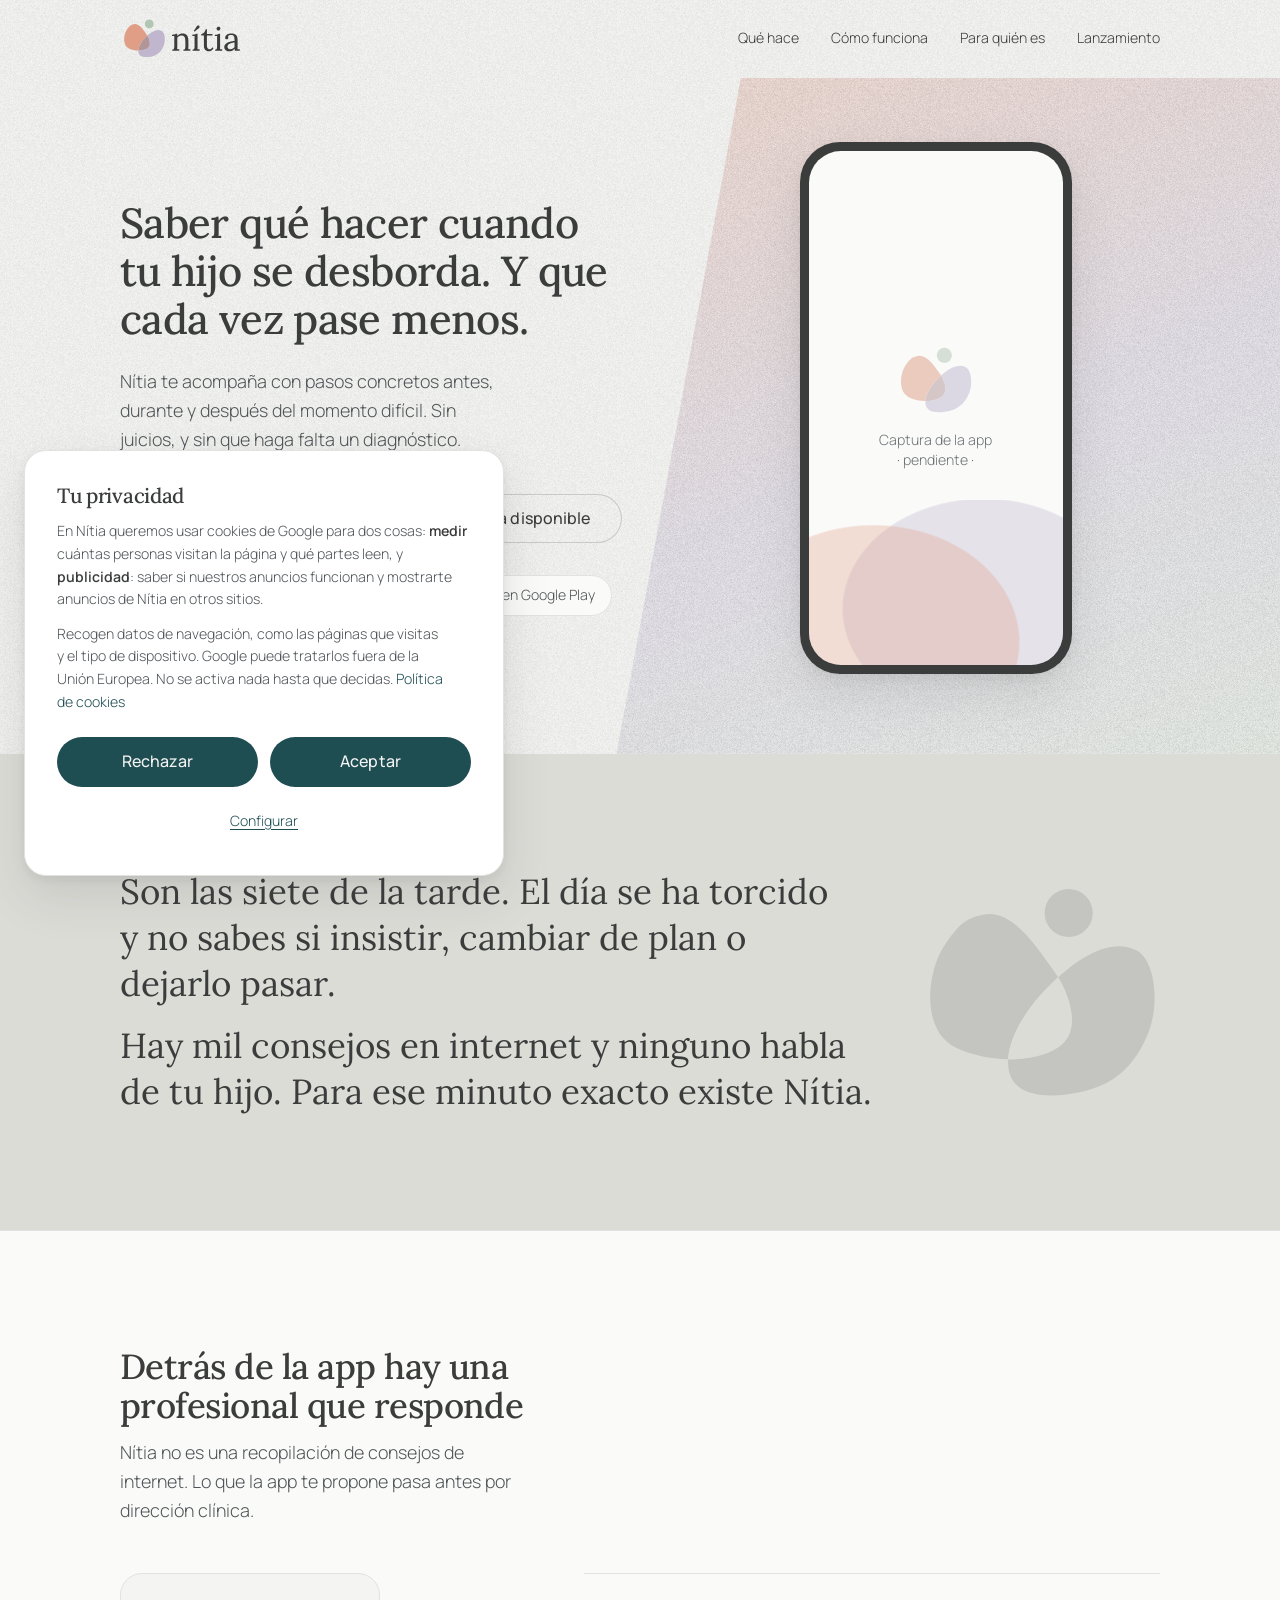
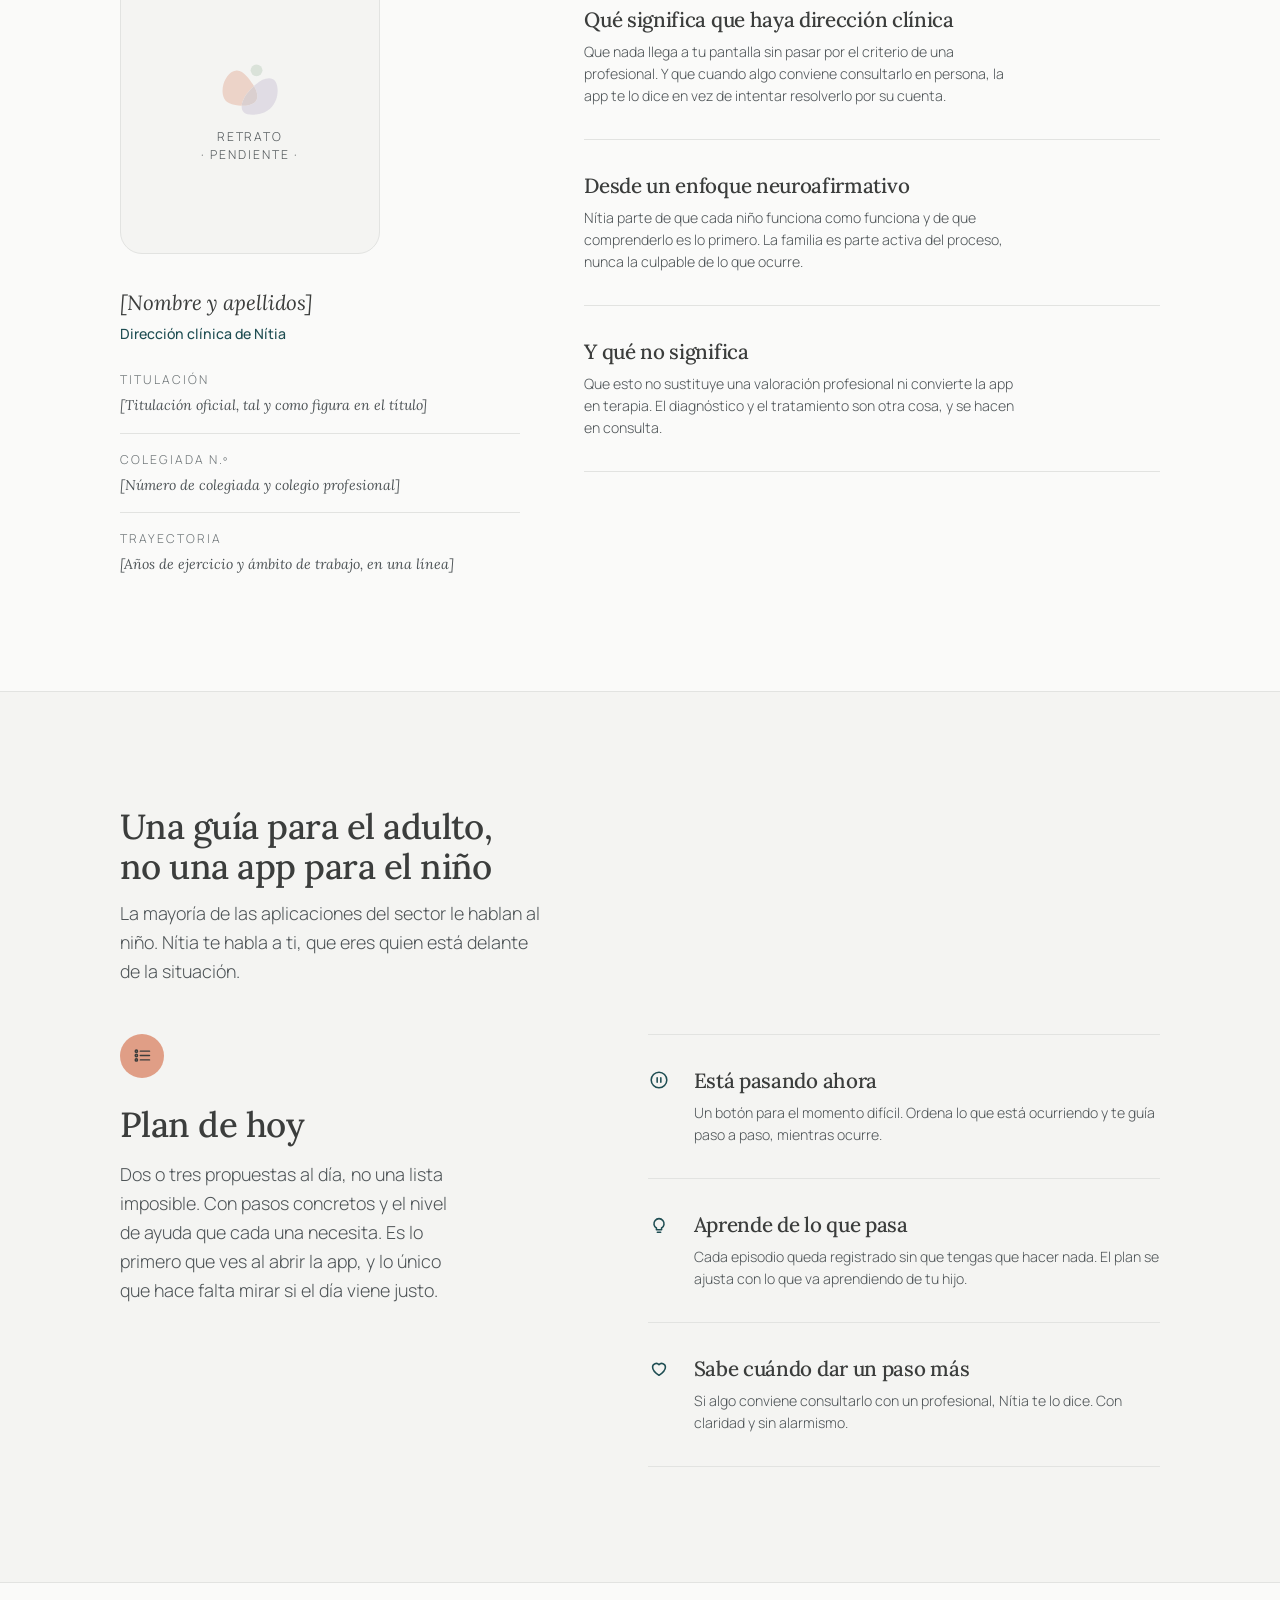
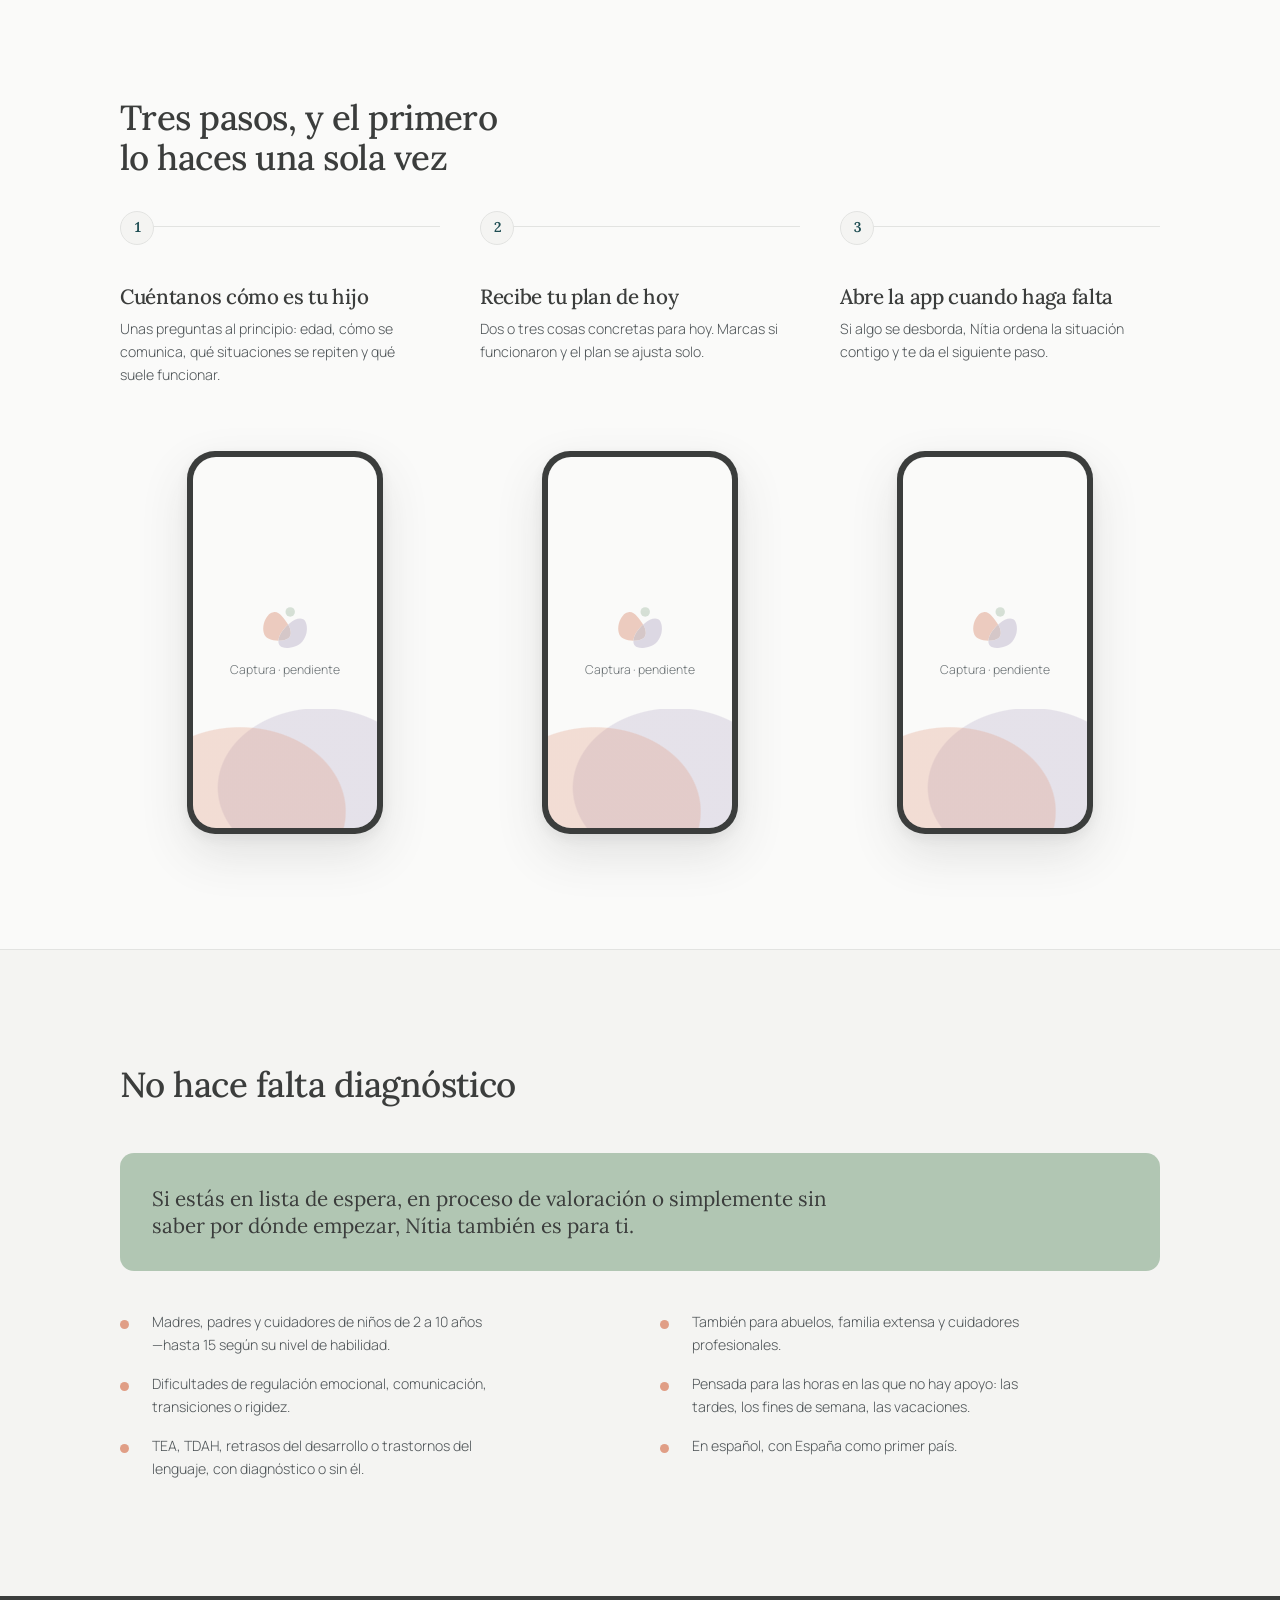
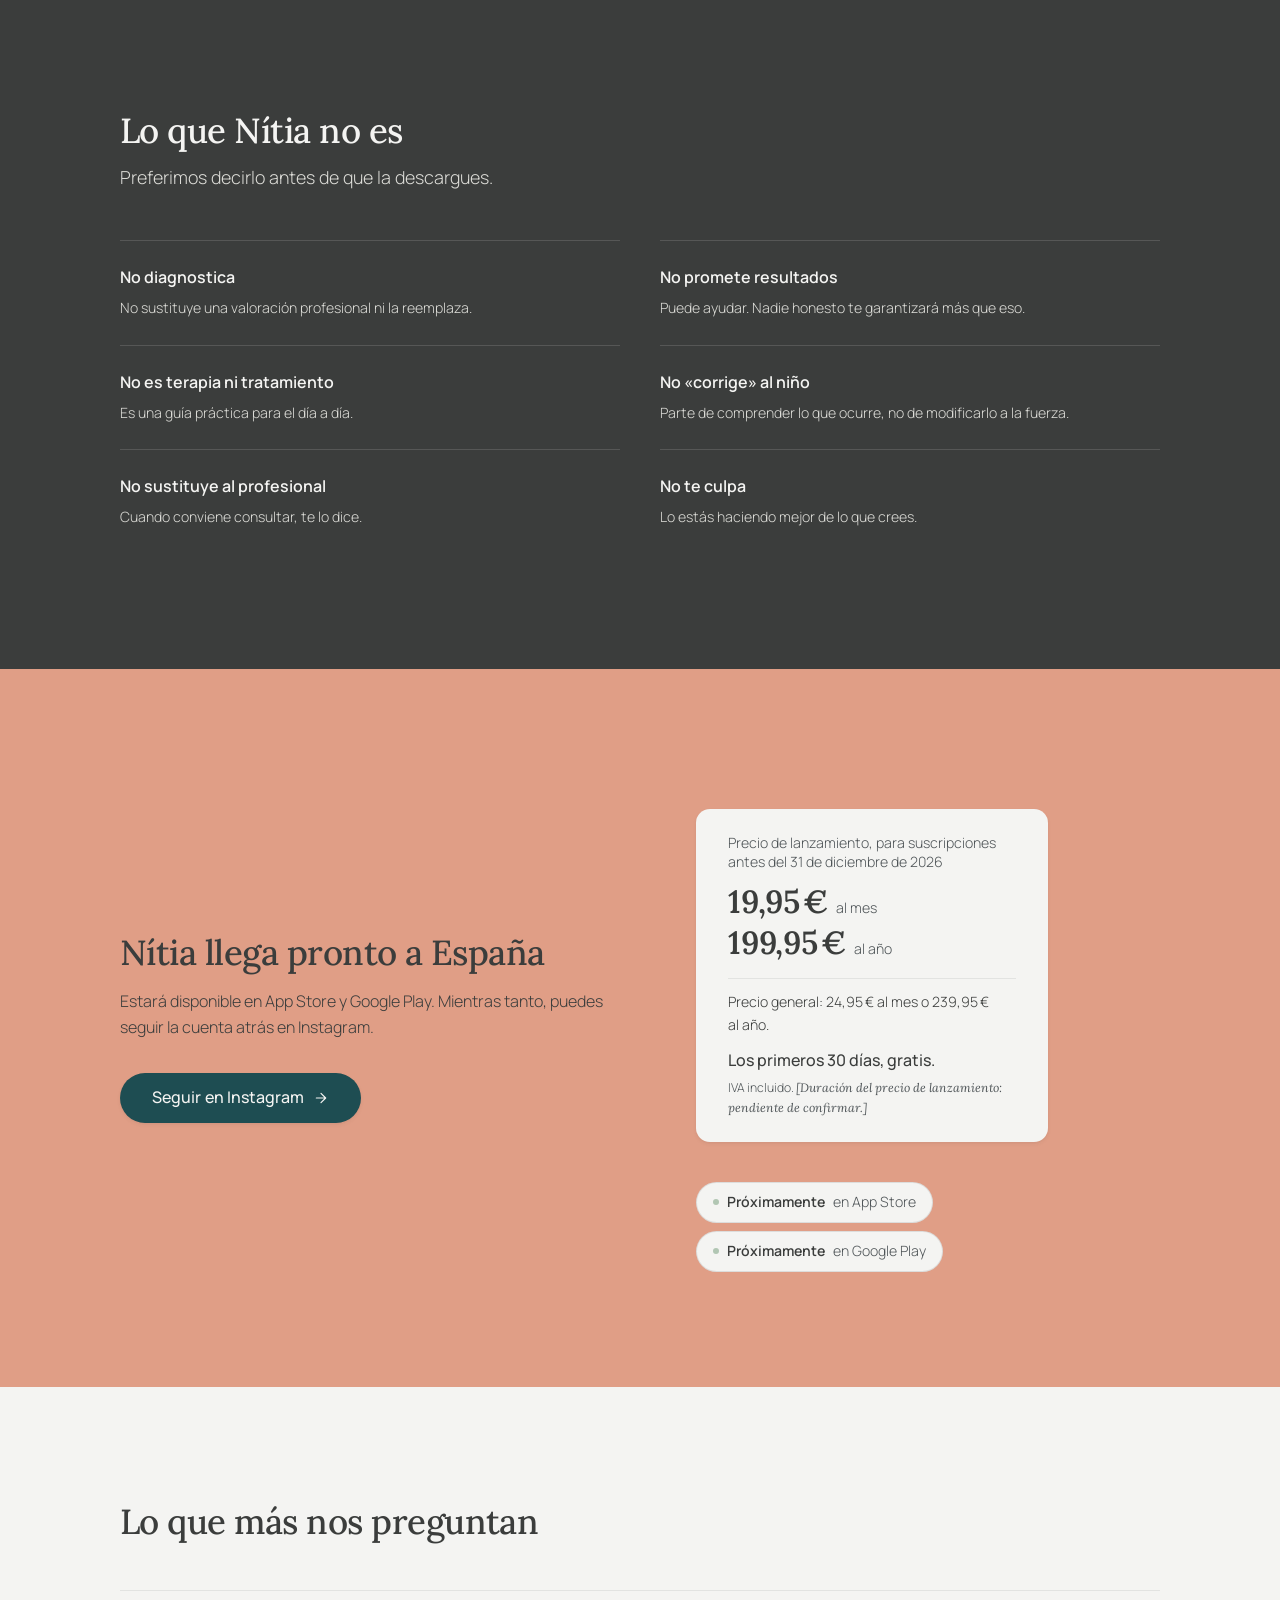
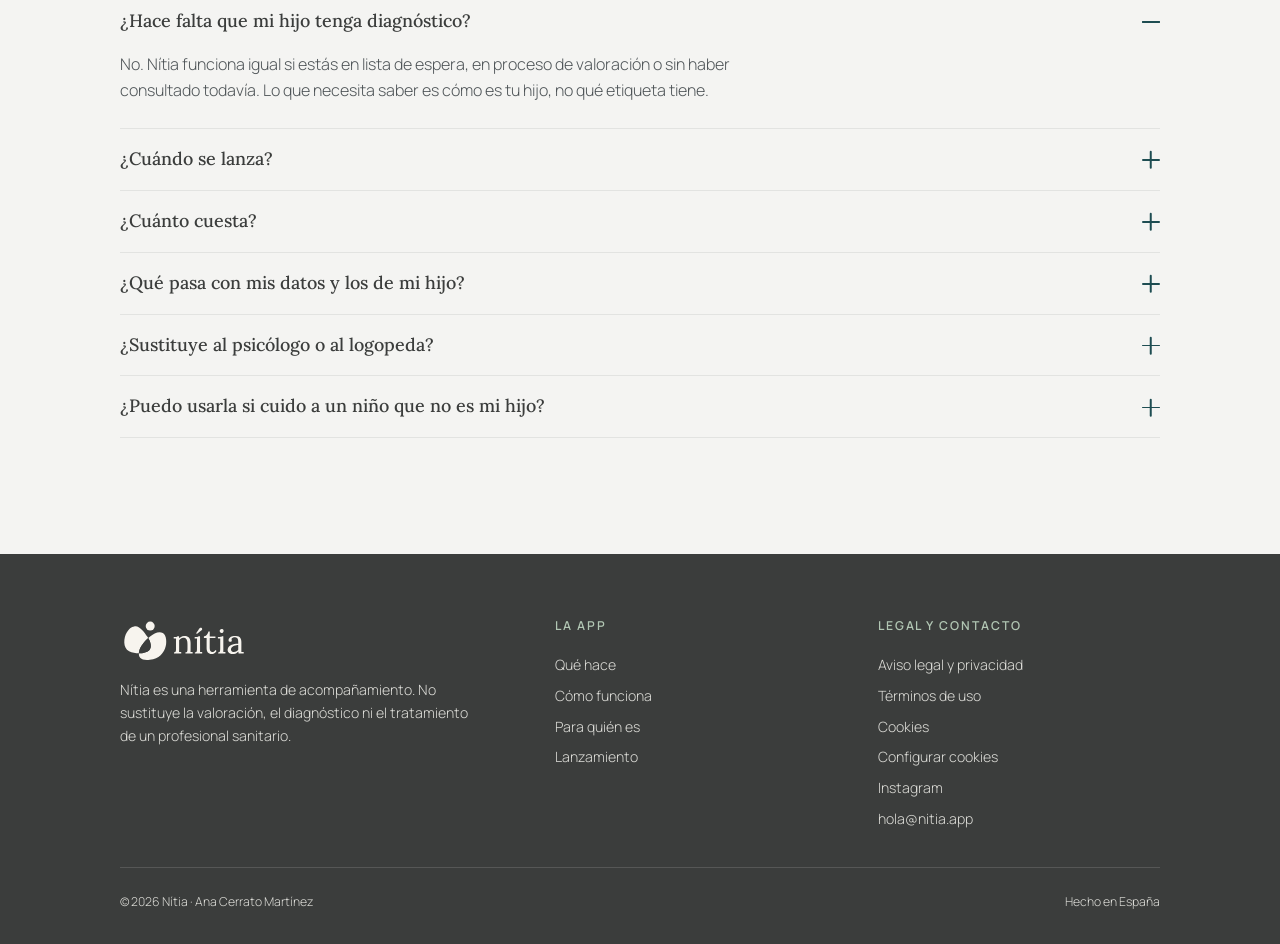
<file: index.html>
<!DOCTYPE html>
<html lang="es">
<head>
<meta charset="utf-8">
<meta name="viewport" content="width=device-width, initial-scale=1">

<title>[PRUEBAS] Nítia — Acompañamiento para cuidar con más calma</title>
<meta name="robots" content="noindex"><!-- COPIA DE PRUEBAS: no indexar -->
<meta name="description" content="Nítia acompaña a madres, padres y cuidadores con pasos concretos antes, durante y después del momento difícil. No hace falta diagnóstico. Próximamente en España.">
<!-- DOMINIO · premisa de trabajo desde el 21-09-2026: la MARCA se escribe
     con tilde (Nítia) y el DOMINIO registrado va sin ella: nitia.app.
     Sustituye a la versión anterior en punycode, que además estaba mal
     calculada (xn--ntia-hpa; la forma correcta de nítia.app sería
     xn--ntia-vpa). Si algún día se registra la variante con tilde, se
     decide cuál es la canónica y se cambia aquí y en og:url. -->
<link rel="canonical" href="https://nitia.app/">

<meta property="og:type" content="website">
<meta property="og:locale" content="es_ES">
<meta property="og:url" content="https://nitia.app/">
<meta property="og:title" content="Nítia — Acompañamiento para cuidar con más calma">
<meta property="og:description" content="Saber qué hacer cuando tu hijo se desborda. Y que cada vez pase menos.">
<!-- PENDIENTE · imagen para compartir, 1200 × 630 px
<meta property="og:image" content="https://nitia.app/src/img/og.jpg"> -->

<link rel="icon" href="src/img/logo/nitia-isotipo.svg" type="image/svg+xml">
<meta name="theme-color" content="#F7F4EE">

<!-- ══════════════════════════════════════════════════════════════════════
     TIPOGRAFÍA · autoalojada desde el 15-09-2026.
     Los ocho .woff2 están en src/fuentes/ (184 KB, subconjunto latino).
     Ya NO se pide nada a servidores de Google: ni conexión, ni IP del
     visitante entregada a un tercero.
     Se precargan los DOS CORTES QUE LA PÁGINA USA DE VERDAD —el cuerpo en
     Manrope 300 y los titulares en Lora 500—, medidos sobre la página
     renderizada. Precargar un corte que nadie usa son bytes tirados.
     ══════════════════════════════════════════════════════════════════════ -->
<link rel="preload" href="src/fuentes/manrope-latin-300-normal.woff2" as="font" type="font/woff2" crossorigin>
<link rel="preload" href="src/fuentes/lora-latin-500-normal.woff2" as="font" type="font/woff2" crossorigin>
<link rel="stylesheet" href="src/fuentes/fuentes.css?v=2026-09-15">

<!-- Hojas modulares, en paralelo y en orden de cascada. -->
<link rel="stylesheet" href="css/01-tokens.css?v=2026-09-15">
<link rel="stylesheet" href="css/02-base.css?v=2026-09-15">
<link rel="stylesheet" href="css/03-componentes.css?v=2026-09-15">
<link rel="stylesheet" href="css/04-secciones.css?v=2026-09-21b">
<link rel="stylesheet" href="css/05-utilidades.css?v=2026-09-15">
<link rel="stylesheet" href="css/06-consentimiento.css?v=2026-09-21">
</head>

<body data-modo="presentacion">
<div class="grano" aria-hidden="true"></div>

<a class="saltar" href="#contenido">Saltar al contenido</a>

<!-- ══ Cabecera ═══════════════════════════════════════════════════════ -->
<header class="cabecera" data-fijada="no">
  <div class="envoltura cabecera__fila">
    <!-- "./" y no "/": así el enlace funciona tanto si la página vive en la
     raíz de su dominio como si está en una subcarpeta (GitHub Pages). -->
    <a class="marca" href="./" aria-label="Nítia — inicio">
      <img src="src/img/logo/nitia-logo.svg" alt="" width="820" height="291" decoding="async">
    </a>
    <nav class="menu" aria-label="Principal">
      <a href="#que-hace">Qué hace</a>
      <a href="#como-funciona">Cómo funciona</a>
      <a href="#para-quien">Para quién es</a>
      <a href="#lanzamiento">Lanzamiento</a>
    </nav>
  </div>
</header>

<main id="contenido">

<!-- ══ 1 · Héroe ══════════════════════════════════════════════════════ -->
<section class="heroe">
  <!-- Plano de color con borde recto, en la mitad derecha. Sustituye a las
       dos manchas difusas que había aquí: enmarca el dispositivo y deja la
       columna de texto sobre crema limpia. Las tintas siguen siendo las del
       brandbook; lo que cambia es que hay una decisión de composición en vez
       de una forma orgánica aproximada. -->
  <div class="heroe__plano" aria-hidden="true"></div>

  <div class="envoltura heroe__reticula">
    <div>
      <h1 data-aparece style="--retraso:60ms">
        Saber qué hacer cuando tu hijo se desborda. Y que cada vez pase menos.
      </h1>
      <p class="heroe__entrada" data-aparece style="--retraso:140ms">
        Nítia te acompaña con pasos concretos antes, durante y después del
        momento difícil. Sin juicios, y sin que haga falta un diagnóstico.
      </p>

      <div class="heroe__acciones" data-aparece style="--retraso:220ms">
        <a class="boton" href="#como-funciona">
          Ver cómo funciona
          <svg class="flecha" viewBox="0 0 24 24" fill="none" stroke="currentColor"
               stroke-width="1.8" stroke-linecap="round" stroke-linejoin="round" aria-hidden="true">
            <path d="M5 12h13M12 5l7 7-7 7"/>
          </svg>
        </a>
        <a class="boton boton--fantasma" href="#lanzamiento">Cuándo estará disponible</a>
      </div>

      <div class="tiendas" data-aparece style="--retraso:290ms">
        <!-- Las insignias oficiales de App Store y Google Play son activos de
             marca de Apple y Google, con normas de uso propias. Hasta que se
             descarguen de sus recursos oficiales, este tratamiento
             tipográfico dice lo mismo sin usarlas indebidamente. -->
        <span class="pildora"><span class="punto"></span><b>Próximamente</b> en App Store</span>
        <span class="pildora"><span class="punto"></span><b>Próximamente</b> en Google Play</span>
      </div>
    </div>

    <div data-aparece style="--retraso:180ms; justify-self:center">
      <div class="marco">
        <div class="marco__pantalla">
          <!-- PENDIENTE · captura real. Cuando llegue:
               <img src="src/img/capturas/inicio.png" alt="Pantalla de inicio de Nítia">
               y se borra el marcador de abajo. Ver src/img/capturas/LEEME.md -->
          <img loading="lazy" decoding="async" class="marco__filigrana" src="src/img/logo/nitia-isotipo.svg" alt="" aria-hidden="true" width="283" height="262">
          <p class="marco__nota">Captura de la app<br>· pendiente ·</p>
        </div>
      </div>
    </div>
  </div>
</section>

<!-- ══ 2 · El momento ═════════════════════════════════════════════════ -->
<section class="momento">
  <div class="envoltura">
    <div class="momento__reticula">
      <div class="momento__texto" data-aparece style="--retraso:80ms">
        <p>Son las siete de la tarde. El día se ha torcido y no sabes si insistir,
           cambiar de plan o dejarlo pasar.</p>
        <p>Hay mil consejos en internet y ninguno habla de tu hijo. Para ese
           minuto exacto existe Nítia.</p>
      </div>
      <!-- Isotipo de filigrana: equilibra la banda con marca, no con relleno.
           La aparición va en el contenedor para no pisar la opacidad. -->
      <div data-aparece style="--retraso:200ms">
        <img loading="lazy" decoding="async" class="momento__filigrana" src="src/img/logo/nitia-isotipo-carbon.svg"
             alt="" aria-hidden="true" width="283" height="262">
      </div>
    </div>
  </div>
</section>

<!-- ══ 3 · Quién está detrás ════════════════════════════════════════
     NINGÚN DATO DE ESTA SECCIÓN ESTÁ INVENTADO. Todo lo que va entre
     corchetes y en cursiva lo tiene que rellenar el Cliente con la
     titulación real y verificable de quien firma la dirección clínica.
     Es la sección más delicada de la página: afirmar credenciales que no
     se pueden probar, en un producto de salud infantil, es un problema
     legal y de confianza, no una licencia de redacción.
     ═══════════════════════════════════════════════════════════════════ -->
<section id="quien" class="detras">
  <div class="envoltura">
    <div class="encabeza" data-aparece>
      <h2>Detrás de la app hay una profesional que responde</h2>
      <p>Nítia no es una recopilación de consejos de internet. Lo que la app te
         propone pasa antes por dirección clínica.</p>
    </div>

    <div class="detras__reticula">

      <!-- Ficha de la persona -->
      <figure class="ficha-persona" data-aparece>
        <div class="ficha-persona__retrato">
          <!-- PENDIENTE · retrato real. Cuando llegue:
               <img src="src/img/equipo/direccion-clinica.jpg" alt="[Nombre]">
               y se borra el marcador. Formato recomendado: 800 × 800 px,
               fondo neutro, mirada a cámara. -->
          <img class="ficha-persona__filigrana" src="src/img/logo/nitia-isotipo.svg"
               alt="" aria-hidden="true" width="283" height="262"
               loading="lazy" decoding="async">
          <span class="ficha-persona__nota">Retrato<br>· pendiente ·</span>
        </div>
        <figcaption class="ficha-persona__datos">
          <p class="ficha-persona__nombre"><em>[Nombre y apellidos]</em></p>
          <p class="ficha-persona__cargo">Dirección clínica de Nítia</p>
          <dl class="ficha-persona__lista">
            <dt>Titulación</dt>
            <dd><em>[Titulación oficial, tal y como figura en el título]</em></dd>
            <dt>Colegiada n.º</dt>
            <dd><em>[Número de colegiada y colegio profesional]</em></dd>
            <dt>Trayectoria</dt>
            <dd><em>[Años de ejercicio y ámbito de trabajo, en una línea]</em></dd>
          </dl>
        </figcaption>
      </figure>

      <!-- Qué implica, en tres tiempos -->
      <div class="detras__notas">
        <article class="detras__nota" data-aparece>
          <h3>Qué significa que haya dirección clínica</h3>
          <p>Que nada llega a tu pantalla sin pasar por el criterio de una
             profesional. Y que cuando algo conviene consultarlo en persona, la
             app te lo dice en vez de intentar resolverlo por su cuenta.</p>
        </article>

        <article class="detras__nota" data-aparece style="--retraso:70ms">
          <h3>Desde un enfoque neuroafirmativo</h3>
          <p>Nítia parte de que cada niño funciona como funciona y de que
             comprenderlo es lo primero. La familia es parte activa del proceso,
             nunca la culpable de lo que ocurre.</p>
        </article>

        <article class="detras__nota" data-aparece style="--retraso:140ms">
          <h3>Y qué no significa</h3>
          <p>Que esto no sustituye una valoración profesional ni convierte la app
             en terapia. El diagnóstico y el tratamiento son otra cosa, y se hacen
             en consulta.</p>
        </article>
      </div>

    </div>
  </div>
</section>

<!-- ══ 4 · Qué hace ═══════════════════════════════════════════════════ -->
<section id="que-hace">
  <div class="envoltura">
    <div class="encabeza" data-aparece>
      <h2>Una guía para el adulto, no una app para el niño</h2>
      <p>La mayoría de las aplicaciones del sector le hablan al niño. Nítia te
         habla a ti, que eres quien está delante de la situación.</p>
    </div>

    <!-- Cuatro capacidades distintas, con jerarquia: la principal ocupa el
         doble y las otras tres se leen como filas. Ni una sola caja. -->
    <div class="hace">
      <article class="hace__principal" data-aparece>
        <div class="ficha ficha--terracota">
          <svg viewBox="0 0 24 24" fill="none" stroke="#3B3D3C" stroke-width="1.7"
               stroke-linecap="round" stroke-linejoin="round" aria-hidden="true">
            <path d="M9.5 7H20M9.5 12H20M9.5 17H20"/>
            <circle cx="5" cy="7" r="1.3"/><circle cx="5" cy="12" r="1.3"/><circle cx="5" cy="17" r="1.3"/>
          </svg>
        </div>
        <h3>Plan de hoy</h3>
        <p>Dos o tres propuestas al d&iacute;a, no una lista imposible. Con pasos
           concretos y el nivel de ayuda que cada una necesita. Es lo primero
           que ves al abrir la app, y lo &uacute;nico que hace falta mirar si el d&iacute;a
           viene justo.</p>
      </article>

      <div class="hace__resto">
        <article class="hace__fila" data-aparece>
          <svg class="hace__icono" viewBox="0 0 24 24" fill="none" stroke="currentColor"
               stroke-width="1.7" stroke-linecap="round" stroke-linejoin="round" aria-hidden="true">
            <circle cx="12" cy="12" r="8.5"/><path d="M10 9.5v5M14 9.5v5"/>
          </svg>
          <div>
            <h3>Est&aacute; pasando ahora</h3>
            <p>Un bot&oacute;n para el momento dif&iacute;cil. Ordena lo que est&aacute; ocurriendo
               y te gu&iacute;a paso a paso, mientras ocurre.</p>
          </div>
        </article>

        <article class="hace__fila" data-aparece style="--retraso:70ms">
          <svg class="hace__icono" viewBox="0 0 24 24" fill="none" stroke="currentColor"
               stroke-width="1.7" stroke-linecap="round" stroke-linejoin="round" aria-hidden="true">
            <path d="M9.2 16.4a5.5 5.5 0 1 1 5.6 0v1.9H9.2z"/><path d="M10.2 21h3.6"/>
          </svg>
          <div>
            <h3>Aprende de lo que pasa</h3>
            <p>Cada episodio queda registrado sin que tengas que hacer nada. El
               plan se ajusta con lo que va aprendiendo de tu hijo.</p>
          </div>
        </article>

        <article class="hace__fila" data-aparece style="--retraso:140ms">
          <svg class="hace__icono" viewBox="0 0 24 24" fill="none" stroke="currentColor"
               stroke-width="1.7" stroke-linecap="round" stroke-linejoin="round" aria-hidden="true">
            <path d="M12 20s-7-4.4-7-9a4 4 0 0 1 7-2.6A4 4 0 0 1 19 11c0 4.6-7 9-7 9z"/>
          </svg>
          <div>
            <h3>Sabe cu&aacute;ndo dar un paso m&aacute;s</h3>
            <p>Si algo conviene consultarlo con un profesional, N&iacute;tia te lo
               dice. Con claridad y sin alarmismo.</p>
          </div>
        </article>
      </div>
    </div>
  </div>
</section>

<!-- ══ 5 · Cómo funciona ══════════════════════════════════════════════ -->
<section id="como-funciona" class="comofunciona">
  <div class="envoltura">
    <div class="encabeza" data-aparece>
      <h2>Tres pasos, y el primero lo haces una sola vez</h2>
    </div>

    <div class="rejilla rejilla--3 rejilla--ancha escalonado">
      <div class="paso" data-aparece>
        <span class="paso__numero">1</span>
        <h3>Cuéntanos cómo es tu hijo</h3>
        <p>Unas preguntas al principio: edad, cómo se comunica, qué situaciones
           se repiten y qué suele funcionar.</p>
      </div>
      <div class="paso" data-aparece>
        <span class="paso__numero">2</span>
        <h3>Recibe tu plan de hoy</h3>
        <p>Dos o tres cosas concretas para hoy. Marcas si funcionaron y el plan
           se ajusta solo.</p>
      </div>
      <div class="paso" data-aparece>
        <span class="paso__numero">3</span>
        <h3>Abre la app cuando haga falta</h3>
        <p>Si algo se desborda, Nítia ordena la situación contigo y te da el
           siguiente paso.</p>
      </div>
    </div>

    <div class="comofunciona__marcos escalonado">
      <!-- PENDIENTE · las tres capturas. Ver src/img/capturas/LEEME.md -->
      <div class="marco marco--chico" data-aparece>
        <div class="marco__pantalla">
          <img loading="lazy" decoding="async" class="marco__filigrana" src="src/img/logo/nitia-isotipo.svg" alt="" aria-hidden="true" width="283" height="262">
          <p class="marco__nota">Captura · pendiente</p>
        </div>
      </div>
      <div class="marco marco--chico" data-aparece>
        <div class="marco__pantalla">
          <img loading="lazy" decoding="async" class="marco__filigrana" src="src/img/logo/nitia-isotipo.svg" alt="" aria-hidden="true" width="283" height="262">
          <p class="marco__nota">Captura · pendiente</p>
        </div>
      </div>
      <div class="marco marco--chico" data-aparece>
        <div class="marco__pantalla">
          <img loading="lazy" decoding="async" class="marco__filigrana" src="src/img/logo/nitia-isotipo.svg" alt="" aria-hidden="true" width="283" height="262">
          <p class="marco__nota">Captura · pendiente</p>
        </div>
      </div>
    </div>
  </div>
</section>

<!-- ══ 6 · Para quién es ══════════════════════════════════════════════ -->
<section id="para-quien">
  <div class="envoltura">
    <div class="encabeza" data-aparece>
      <h2>No hace falta diagnóstico</h2>
    </div>

    <div class="abierto" data-aparece style="--retraso:80ms">
      <p>Si estás en lista de espera, en proceso de valoración o simplemente sin
         saber por dónde empezar, Nítia también es para ti.</p>
    </div>

    <div class="rejilla rejilla--2 rejilla--ancha">
      <ul class="listado" data-aparece>
        <li>Madres, padres y cuidadores de niños de 2 a 10 años —hasta 15 según su nivel de habilidad.</li>
        <li>Dificultades de regulación emocional, comunicación, transiciones o rigidez.</li>
        <li>TEA, TDAH, retrasos del desarrollo o trastornos del lenguaje, con diagnóstico o sin él.</li>
      </ul>
      <ul class="listado" data-aparece style="--retraso:90ms">
        <li>También para abuelos, familia extensa y cuidadores profesionales.</li>
        <li>Pensada para las horas en las que no hay apoyo: las tardes, los fines de semana, las vacaciones.</li>
        <li>En español, con España como primer país.</li>
      </ul>
    </div>
  </div>
</section>

<!-- ══ 7 · Lo que Nítia no es ═════════════════════════════════════════ -->
<section class="noes">
  <div class="envoltura">
    <div class="encabeza" data-aparece>
      <h2>Lo que Nítia no es</h2>
      <p>Preferimos decirlo antes de que la descargues.</p>
    </div>

    <div class="rejilla rejilla--2 rejilla--ancha">
      <div data-aparece>
        <div class="negacion"><b>No diagnostica</b><span>No sustituye una valoración profesional ni la reemplaza.</span></div>
        <div class="negacion"><b>No es terapia ni tratamiento</b><span>Es una guía práctica para el día a día.</span></div>
        <div class="negacion"><b>No sustituye al profesional</b><span>Cuando conviene consultar, te lo dice.</span></div>
      </div>
      <div data-aparece style="--retraso:90ms">
        <div class="negacion"><b>No promete resultados</b><span>Puede ayudar. Nadie honesto te garantizará más que eso.</span></div>
        <div class="negacion"><b>No «corrige» al niño</b><span>Parte de comprender lo que ocurre, no de modificarlo a la fuerza.</span></div>
        <div class="negacion"><b>No te culpa</b><span>Lo estás haciendo mejor de lo que crees.</span></div>
      </div>
    </div>
  </div>
</section>

<!-- ══ 8 · Lanzamiento ════════════════════════════════════════════════ -->
<section id="lanzamiento" class="lanzamiento">
  <div class="envoltura lanzamiento__reticula">
   <div class="lanzamiento__caja">
    <h2 data-aparece style="--retraso:60ms">Nítia llega pronto a España</h2>

    <!-- ── Modo presentación · activo ──────────────────────────────── -->
    <div class="solo-presentacion" data-aparece style="--retraso:130ms">
      <p>Estará disponible en App Store y Google Play. Mientras tanto, puedes
         seguir la cuenta atrás en Instagram.</p>

      <p style="margin-top:var(--e-6)">
        <a class="boton" href="https://instagram.com/nitia.app" rel="noopener">
          Seguir en Instagram
          <svg class="flecha" viewBox="0 0 24 24" fill="none" stroke="currentColor"
               stroke-width="1.8" stroke-linecap="round" stroke-linejoin="round" aria-hidden="true">
            <path d="M5 12h13M12 5l7 7-7 7"/>
          </svg>
        </a>
      </p>
    </div>

    <!-- ── Modo lista de espera · oculto ───────────────────────────────
         Se activa cambiando data-modo en el <body>. Antes hacen falta la
         política de privacidad publicada y un destino para los correos:
         el atributo action está vacío a propósito. -->
    <div class="solo-waitlist">
      <p>Déjanos tu correo y te avisamos el día que Nítia esté disponible.</p>

      <form class="formulario" action="" method="post">
        <label class="solo-lectores" for="correo">Tu correo electrónico</label>
        <input id="correo" name="correo" type="email" required
               autocomplete="email" placeholder="tu@correo.com">
        <button class="boton" type="submit">Avísame</button>
      </form>

      <p class="consentimiento">
        <input id="acepto" name="acepto" type="checkbox" required>
        <label for="acepto">Acepto que Nítia guarde mi correo para avisarme del
          lanzamiento. Puedo darme de baja cuando quiera.
          <a href="legal/privacidad.html">Política de privacidad</a>.</label>
      </p>
    </div>
   </div>

   <!-- Columna derecha: precio y tiendas. Equilibra la banda de color. -->
   <div class="lanzamiento__lado solo-presentacion" data-aparece style="--retraso:200ms">
     <!-- PRECIO · confirmado por el Cliente el 21-09-2026.
          24,95 € es lo que PAGA el cliente, IVA incluido (en las tiendas el
          precio al consumidor siempre lo lleva; art. 60 TRLGDCU).
          SIN precio tachado a propósito: la norma de reducciones de precio
          toma como «precio anterior» el más bajo aplicado en los 30 días
          previos, y 24,95 € no se ha aplicado nunca porque la app aún no está
          a la venta. Por eso los dos precios se presentan como hechos, sin
          «antes / ahora».
          PENDIENTE: si el precio de lanzamiento se mantiene mientras dure la
          suscripción o solo el primer periodo. -->
     <div class="precio">
       <p class="precio__rotulo">Precio de lanzamiento, para suscripciones
         antes del 31 de diciembre de 2026</p>
       <p class="precio__fila"><b>19,95 €</b><span>al mes</span></p>
       <p class="precio__fila"><b>199,95 €</b><span>al año</span></p>

       <p class="precio__general">Precio general: 24,95 € al mes o
         239,95 € al año.</p>

       <p class="precio__prueba">Los primeros 30 días, gratis.</p>
       <p class="precio__nota">IVA incluido.
         <em>[Duración del precio de lanzamiento: pendiente de confirmar.]</em></p>
     </div>
     <div class="tiendas">
       <span class="pildora"><span class="punto"></span><b>Próximamente</b> en App Store</span>
       <span class="pildora"><span class="punto"></span><b>Próximamente</b> en Google Play</span>
     </div>
   </div>
  </div>
</section>

<!-- ══ 9 · Preguntas frecuentes ═══════════════════════════════════════ -->
<section>
  <div class="envoltura preguntas__caja">
    <div class="encabeza" data-aparece>
      <h2>Lo que más nos preguntan</h2>
    </div>

    <div data-aparece style="--retraso:80ms">
      <div class="acordeon" data-abierto="si">
        <button class="acordeon__cabeza" type="button" aria-expanded="true" aria-controls="p1">
          ¿Hace falta que mi hijo tenga diagnóstico?
          <span class="acordeon__signo" aria-hidden="true"></span>
        </button>
        <div class="acordeon__caja" id="p1">
          <div class="acordeon__interior">
            <p>No. Nítia funciona igual si estás en lista de espera, en proceso
               de valoración o sin haber consultado todavía. Lo que necesita
               saber es cómo es tu hijo, no qué etiqueta tiene.</p>
          </div>
        </div>
      </div>

      <div class="acordeon" data-abierto="no">
        <button class="acordeon__cabeza" type="button" aria-expanded="false" aria-controls="p2">
          ¿Cuándo se lanza?
          <span class="acordeon__signo" aria-hidden="true"></span>
        </button>
        <div class="acordeon__caja" id="p2">
          <div class="acordeon__interior">
            <!-- PENDIENTE · fecha o ventana de lanzamiento -->
            <p><em>[Fecha o ventana de lanzamiento.]</em></p>
          </div>
        </div>
      </div>

      <div class="acordeon" data-abierto="no">
        <button class="acordeon__cabeza" type="button" aria-expanded="false" aria-controls="p3">
          ¿Cuánto cuesta?
          <span class="acordeon__signo" aria-hidden="true"></span>
        </button>
        <div class="acordeon__caja" id="p3">
          <div class="acordeon__interior">
            <p>24,95 € al mes o 239,95 € al año, IVA incluido, con los
               primeros 30 días gratis. Si te suscribes antes del 31 de
               diciembre de 2026, tienes precio de lanzamiento: 19,95 € al
               mes o 199,95 € al año. España es el primer país; después
               llegará a Latinoamérica.</p>
          </div>
        </div>
      </div>

      <div class="acordeon" data-abierto="no">
        <button class="acordeon__cabeza" type="button" aria-expanded="false" aria-controls="p4">
          ¿Qué pasa con mis datos y los de mi hijo?
          <span class="acordeon__signo" aria-hidden="true"></span>
        </button>
        <div class="acordeon__caja" id="p4">
          <div class="acordeon__interior">
            <!-- PENDIENTE · redactar con la política de privacidad definitiva -->
            <p><em>[Qué datos se recogen, para qué, dónde se guardan y cómo se
               eliminan. Responder con la política de privacidad publicada.]</em></p>
          </div>
        </div>
      </div>

      <div class="acordeon" data-abierto="no">
        <button class="acordeon__cabeza" type="button" aria-expanded="false" aria-controls="p5">
          ¿Sustituye al psicólogo o al logopeda?
          <span class="acordeon__signo" aria-hidden="true"></span>
        </button>
        <div class="acordeon__caja" id="p5">
          <div class="acordeon__interior">
            <p>No, y no pretende hacerlo. Nítia acompaña las horas en las que no
               hay nadie más, y te avisa cuando algo conviene consultarlo con un
               profesional.</p>
          </div>
        </div>
      </div>

      <div class="acordeon" data-abierto="no">
        <button class="acordeon__cabeza" type="button" aria-expanded="false" aria-controls="p6">
          ¿Puedo usarla si cuido a un niño que no es mi hijo?
          <span class="acordeon__signo" aria-hidden="true"></span>
        </button>
        <div class="acordeon__caja" id="p6">
          <div class="acordeon__interior">
            <p>Sí. Abuelos, familia extensa y cuidadores profesionales pueden
               usarla igual.</p>
          </div>
        </div>
      </div>
    </div>
  </div>
</section>

</main>

<!-- ══ 10 · Pie ═══════════════════════════════════════════════════════ -->
<footer class="pie">
  <div class="envoltura">
    <div class="pie__superior">
      <div>
        <!-- Monocromo con el encuentro calado, en Crema. El solape queda
             transparente y deja ver el Carbón del pie: es la regla de la
             lámina 04 del brandbook. -->
        <div class="marca">
          <img loading="lazy" decoding="async" src="src/img/logo/nitia-logo-crema.svg" alt="Nítia" width="820" height="291">
        </div>
        <p class="pie__aviso">
          Nítia es una herramienta de acompañamiento. No sustituye la
          valoración, el diagnóstico ni el tratamiento de un profesional
          sanitario.
        </p>
      </div>

      <div>
        <h3>La app</h3>
        <ul>
          <li><a href="#que-hace">Qué hace</a></li>
          <li><a href="#como-funciona">Cómo funciona</a></li>
          <li><a href="#para-quien">Para quién es</a></li>
          <li><a href="#lanzamiento">Lanzamiento</a></li>
        </ul>
      </div>

      <div>
        <h3>Legal y contacto</h3>
        <ul>
          <li><a href="legal/privacidad.html">Aviso legal y privacidad</a></li>
          <li><a href="legal/terminos.html">Términos de uso</a></li>
          <li><a href="legal/cookies.html">Cookies</a></li>
          <li><a href="#" data-cookies="configurar">Configurar cookies</a></li>
          <li><a href="https://instagram.com/nitia.app" rel="noopener">Instagram</a></li>
          <li><a href="mailto:hola@nitia.app">hola@nitia.app</a></li>
        </ul>
      </div>
    </div>

    <div class="pie__inferior">
      <span>© 2026 Nítia · Ana Cerrato Martínez</span>
      <span>Hecho en España</span>
    </div>
  </div>
</footer>

<!-- ═════════════════════════════════════════════════════════════════════
     CONSENTIMIENTO · marcado reutilizable (prototipo, 21-09-2026)
     TEXTOS EN BORRADOR: los redacta el jurista y los aprueba Ana. Lo que
     hay aquí sirve para diseñar con contenido real, no para publicar.
     Pendiente de confirmar: si hay píxel de Meta, se añade a «Publicidad».
     ═════════════════════════════════════════════════════════════════════ -->

<!-- Primera capa. No es modal: no bloquea la lectura de la página, pero
     tampoco se carga nada de Google hasta que la persona decide. Sin botón
     de cerrar: cerrar sin elegir no puede contar como aceptar. -->
<!-- Se nombra la marca, no a la titular: la guía de la AEPD (2024) no exige
     la denominación social en la primera capa si los datos completos están en
     el aviso legal y la identidad se desprende del propio sitio (dominio y
     marca coinciden: nitia.app / Nítia). Ambas cosas se cumplen. -->
<section id="aviso-cookies" class="aviso-cookies" aria-labelledby="aviso-cookies-titulo" hidden>
  <h2 id="aviso-cookies-titulo">Tu privacidad</h2>
  <p>En Nítia queremos usar cookies de Google para dos cosas: <strong>medir</strong> cuántas personas visitan la
     página y qué partes leen, y <strong>publicidad</strong>: saber si nuestros
     anuncios funcionan y mostrarte anuncios de Nítia en otros sitios.</p>
  <p>Recogen datos de navegación, como las páginas que visitas y el tipo de
     dispositivo. Google puede tratarlos fuera de la Unión Europea. No se
     activa nada hasta que decidas.
     <a href="legal/cookies.html">Política de cookies</a></p>
  <div class="aviso-cookies__acciones">
    <button class="boton" type="button" data-cookies="rechazar">Rechazar</button>
    <button class="boton" type="button" data-cookies="aceptar">Aceptar</button>
    <button class="aviso-cookies__configurar" type="button" data-cookies="configurar">Configurar</button>
  </div>
</section>

<!-- Panel de configuración. <dialog> nativo: gestiona el foco, se cierra
     con Esc y el lector de pantalla lo anuncia como diálogo. Todo viene
     DESMARCADO: nada premarcado es requisito, no preferencia. -->
<dialog id="panel-cookies" class="panel-cookies" aria-labelledby="panel-cookies-titulo">
  <div class="panel-cookies__cuerpo">
    <h2 id="panel-cookies-titulo">Configurar cookies</h2>
    <p class="panel-cookies__intro">Elige qué aceptas. Puedes cambiarlo cuando
       quieras desde «Configurar cookies», al pie de cada página.</p>

    <div class="categoria">
      <h3>Necesarias</h3>
      <span class="categoria__fija">Siempre activas</span>
      <p>Guardan tu decisión sobre las cookies durante 12 meses, para no
         preguntarte en cada visita. No te identifican y no salen de tu
         navegador.</p>
    </div>

    <div class="categoria">
      <h3><label for="cookies-analitica">Analítica</label></h3>
      <input class="interruptor" type="checkbox" role="switch" id="cookies-analitica">
      <p>Nos dicen cuántas personas visitan la página, desde dónde llegan, qué
         secciones leen y qué preguntas abren. Proveedor: Google (Google
         Analytics). Duración: 13 meses.</p>
    </div>

    <div class="categoria">
      <h3><label for="cookies-publicidad">Publicidad</label></h3>
      <input class="interruptor" type="checkbox" role="switch" id="cookies-publicidad">
      <p>Sirven para saber si nuestros anuncios funcionan y para mostrarte
         anuncios de Nítia en otros sitios. Si tienes abierta tu cuenta de
         Google, Google puede relacionarlas con ella. Proveedor: Google
         (Google Ads). Duración: hasta 13 meses.</p>
    </div>
  </div>

  <div class="panel-cookies__acciones">
    <button class="boton" type="button" data-cookies="rechazar">Rechazar todo</button>
    <button class="boton" type="button" data-cookies="aceptar">Aceptar todo</button>
    <button class="boton boton--fantasma boton--guardar" type="button" data-cookies="guardar">Guardar mi selección</button>
  </div>
</dialog>

<script src="src/js/microinteracciones.js?v=2026-09-15" defer></script>
<script src="src/js/modo.js?v=2026-09-15" defer></script>
<!-- Orden obligatorio: medicion.js escucha el evento que emite consentimiento.js -->
<script src="src/js/medicion.js?v=2026-09-21" defer></script>
<script src="src/js/consentimiento.js?v=2026-09-21" defer></script>
</body>
</html>
</file>
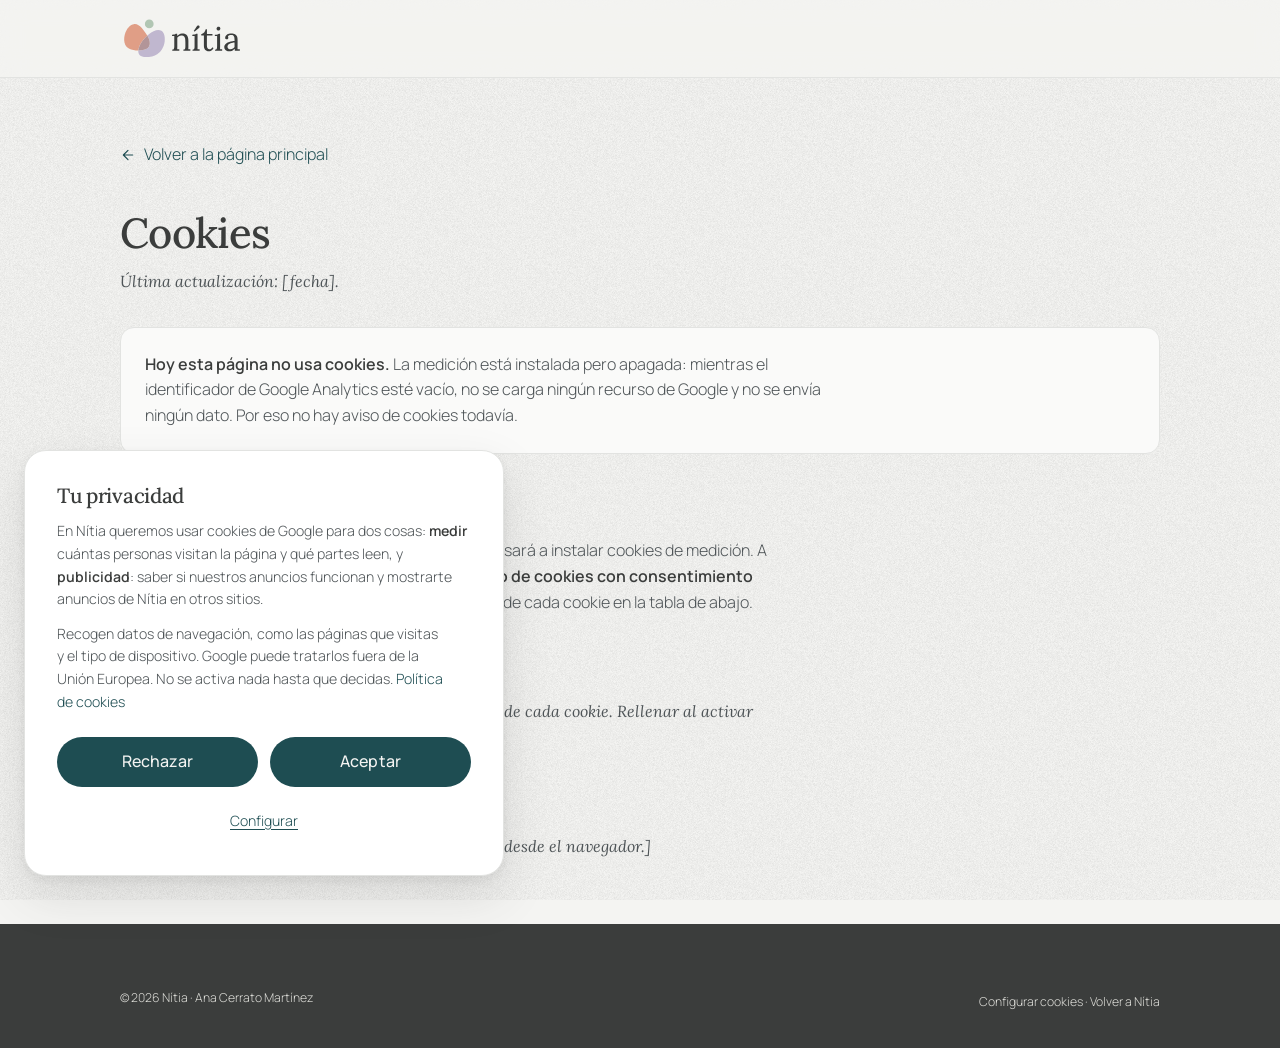
<file: legal/cookies.html>
<!DOCTYPE html>
<html lang="es">
<head>
<meta charset="utf-8">
<meta name="viewport" content="width=device-width, initial-scale=1">
<title>[PRUEBAS] Cookies — Nítia</title>
<meta name="robots" content="noindex"><!-- Quitar cuando el texto sea el definitivo -->
<link rel="icon" href="../src/img/logo/nitia-isotipo.svg" type="image/svg+xml">
<!-- TIPOGRAFÍA · autoalojada. Ver la explicación completa en index.html. -->
<link rel="preload" href="../src/fuentes/manrope-latin-300-normal.woff2" as="font" type="font/woff2" crossorigin>
<link rel="preload" href="../src/fuentes/lora-latin-500-normal.woff2" as="font" type="font/woff2" crossorigin>
<link rel="stylesheet" href="../src/fuentes/fuentes.css?v=2026-09-15">

<!-- Hojas modulares, en paralelo y en orden de cascada. -->
<link rel="stylesheet" href="../css/01-tokens.css?v=2026-09-15">
<link rel="stylesheet" href="../css/02-base.css?v=2026-09-15">
<link rel="stylesheet" href="../css/03-componentes.css?v=2026-09-15">
<link rel="stylesheet" href="../css/04-secciones.css?v=2026-09-21b">
<link rel="stylesheet" href="../css/05-utilidades.css?v=2026-09-15">
<link rel="stylesheet" href="../css/06-consentimiento.css?v=2026-09-21">
</head>
<body data-modo="presentacion">
<div class="grano" aria-hidden="true"></div>

<header class="cabecera" data-fijada="si">
  <div class="envoltura cabecera__fila">
    <a class="marca" href="../index.html" aria-label="Nítia — inicio">
      <img src="../src/img/logo/nitia-logo.svg" alt="" width="820" height="291">
    </a>
  </div>
</header>

<main class="envoltura legal">
  <a class="legal__volver" href="../index.html">
    <svg viewBox="0 0 24 24" width="16" height="16" fill="none" stroke="currentColor"
         stroke-width="1.8" stroke-linecap="round" stroke-linejoin="round" aria-hidden="true">
      <path d="M19 12H6M12 19l-7-7 7-7"/>
    </svg>
    Volver a la página principal
  </a>

  <h1>Cookies</h1>
  <p><em>Última actualización: [fecha].</em></p>

  <div style="background:var(--superficie); border:1px solid var(--filete); border-radius:var(--r-md); padding:var(--e-5); margin:var(--e-6) 0">
    <p style="margin:0"><strong>Hoy esta página no usa cookies.</strong> La medición está
    instalada pero apagada: mientras el identificador de Google Analytics esté vacío, no se
    carga ningún recurso de Google y no se envía ningún dato. Por eso no hay aviso de
    cookies todavía.</p>
  </div>

  <h2>1 · Cuándo dejará de ser así</h2>
  <p>En cuanto se active Google Analytics 4, esta página pasará a instalar cookies de
  medición. A partir de ese momento harán falta dos cosas: <strong>un aviso de cookies con
  consentimiento previo</strong> —no vale la barra que solo informa— y el detalle de cada
  cookie en la tabla de abajo.</p>

  <h2>2 · Cookies que se usarán</h2>
  <p><em>[Tabla con nombre, proveedor, finalidad y caducidad de cada cookie. Rellenar al
  activar la medición.]</em></p>

  <h2>3 · Cómo gestionarlas</h2>
  <p><em>[Cómo revocar el consentimiento y cómo bloquearlas desde el navegador.]</em></p>
</main>

<footer class="pie">
  <div class="envoltura">
    <div class="pie__inferior" style="border:0; padding-top:0">
      <span>© 2026 Nítia · Ana Cerrato Martínez</span>
      <span><a href="#" data-cookies="configurar">Configurar cookies</a> · <a href="../index.html">Volver a Nítia</a></span>
    </div>
  </div>
</footer>
<!-- ═════════════════════════════════════════════════════════════════════
     CONSENTIMIENTO · marcado reutilizable (prototipo, 21-09-2026)
     TEXTOS EN BORRADOR: los redacta el jurista y los aprueba Ana. Lo que
     hay aquí sirve para diseñar con contenido real, no para publicar.
     Pendiente de confirmar: si hay píxel de Meta, se añade a «Publicidad».
     ═════════════════════════════════════════════════════════════════════ -->

<!-- Primera capa. No es modal: no bloquea la lectura de la página, pero
     tampoco se carga nada de Google hasta que la persona decide. Sin botón
     de cerrar: cerrar sin elegir no puede contar como aceptar. -->
<!-- Se nombra la marca, no a la titular: la guía de la AEPD (2024) no exige
     la denominación social en la primera capa si los datos completos están en
     el aviso legal y la identidad se desprende del propio sitio (dominio y
     marca coinciden: nitia.app / Nítia). Ambas cosas se cumplen. -->
<section id="aviso-cookies" class="aviso-cookies" aria-labelledby="aviso-cookies-titulo" hidden>
  <h2 id="aviso-cookies-titulo">Tu privacidad</h2>
  <p>En Nítia queremos usar cookies de Google para dos cosas: <strong>medir</strong> cuántas personas visitan la
     página y qué partes leen, y <strong>publicidad</strong>: saber si nuestros
     anuncios funcionan y mostrarte anuncios de Nítia en otros sitios.</p>
  <p>Recogen datos de navegación, como las páginas que visitas y el tipo de
     dispositivo. Google puede tratarlos fuera de la Unión Europea. No se
     activa nada hasta que decidas.
     <a href="cookies.html">Política de cookies</a></p>
  <div class="aviso-cookies__acciones">
    <button class="boton" type="button" data-cookies="rechazar">Rechazar</button>
    <button class="boton" type="button" data-cookies="aceptar">Aceptar</button>
    <button class="aviso-cookies__configurar" type="button" data-cookies="configurar">Configurar</button>
  </div>
</section>

<!-- Panel de configuración. <dialog> nativo: gestiona el foco, se cierra
     con Esc y el lector de pantalla lo anuncia como diálogo. Todo viene
     DESMARCADO: nada premarcado es requisito, no preferencia. -->
<dialog id="panel-cookies" class="panel-cookies" aria-labelledby="panel-cookies-titulo">
  <div class="panel-cookies__cuerpo">
    <h2 id="panel-cookies-titulo">Configurar cookies</h2>
    <p class="panel-cookies__intro">Elige qué aceptas. Puedes cambiarlo cuando
       quieras desde «Configurar cookies», al pie de cada página.</p>

    <div class="categoria">
      <h3>Necesarias</h3>
      <span class="categoria__fija">Siempre activas</span>
      <p>Guardan tu decisión sobre las cookies durante 12 meses, para no
         preguntarte en cada visita. No te identifican y no salen de tu
         navegador.</p>
    </div>

    <div class="categoria">
      <h3><label for="cookies-analitica">Analítica</label></h3>
      <input class="interruptor" type="checkbox" role="switch" id="cookies-analitica">
      <p>Nos dicen cuántas personas visitan la página, desde dónde llegan, qué
         secciones leen y qué preguntas abren. Proveedor: Google (Google
         Analytics). Duración: 13 meses.</p>
    </div>

    <div class="categoria">
      <h3><label for="cookies-publicidad">Publicidad</label></h3>
      <input class="interruptor" type="checkbox" role="switch" id="cookies-publicidad">
      <p>Sirven para saber si nuestros anuncios funcionan y para mostrarte
         anuncios de Nítia en otros sitios. Si tienes abierta tu cuenta de
         Google, Google puede relacionarlas con ella. Proveedor: Google
         (Google Ads). Duración: hasta 13 meses.</p>
    </div>
  </div>

  <div class="panel-cookies__acciones">
    <button class="boton" type="button" data-cookies="rechazar">Rechazar todo</button>
    <button class="boton" type="button" data-cookies="aceptar">Aceptar todo</button>
    <button class="boton boton--fantasma boton--guardar" type="button" data-cookies="guardar">Guardar mi selección</button>
  </div>
</dialog>

<!-- Las páginas legales también llevan el aviso: se puede llegar a ellas
     directamente desde un buscador. -->
<script src="../src/js/medicion.js?v=2026-09-21" defer></script>
<script src="../src/js/consentimiento.js?v=2026-09-21" defer></script>
</body>
</html>
</file>
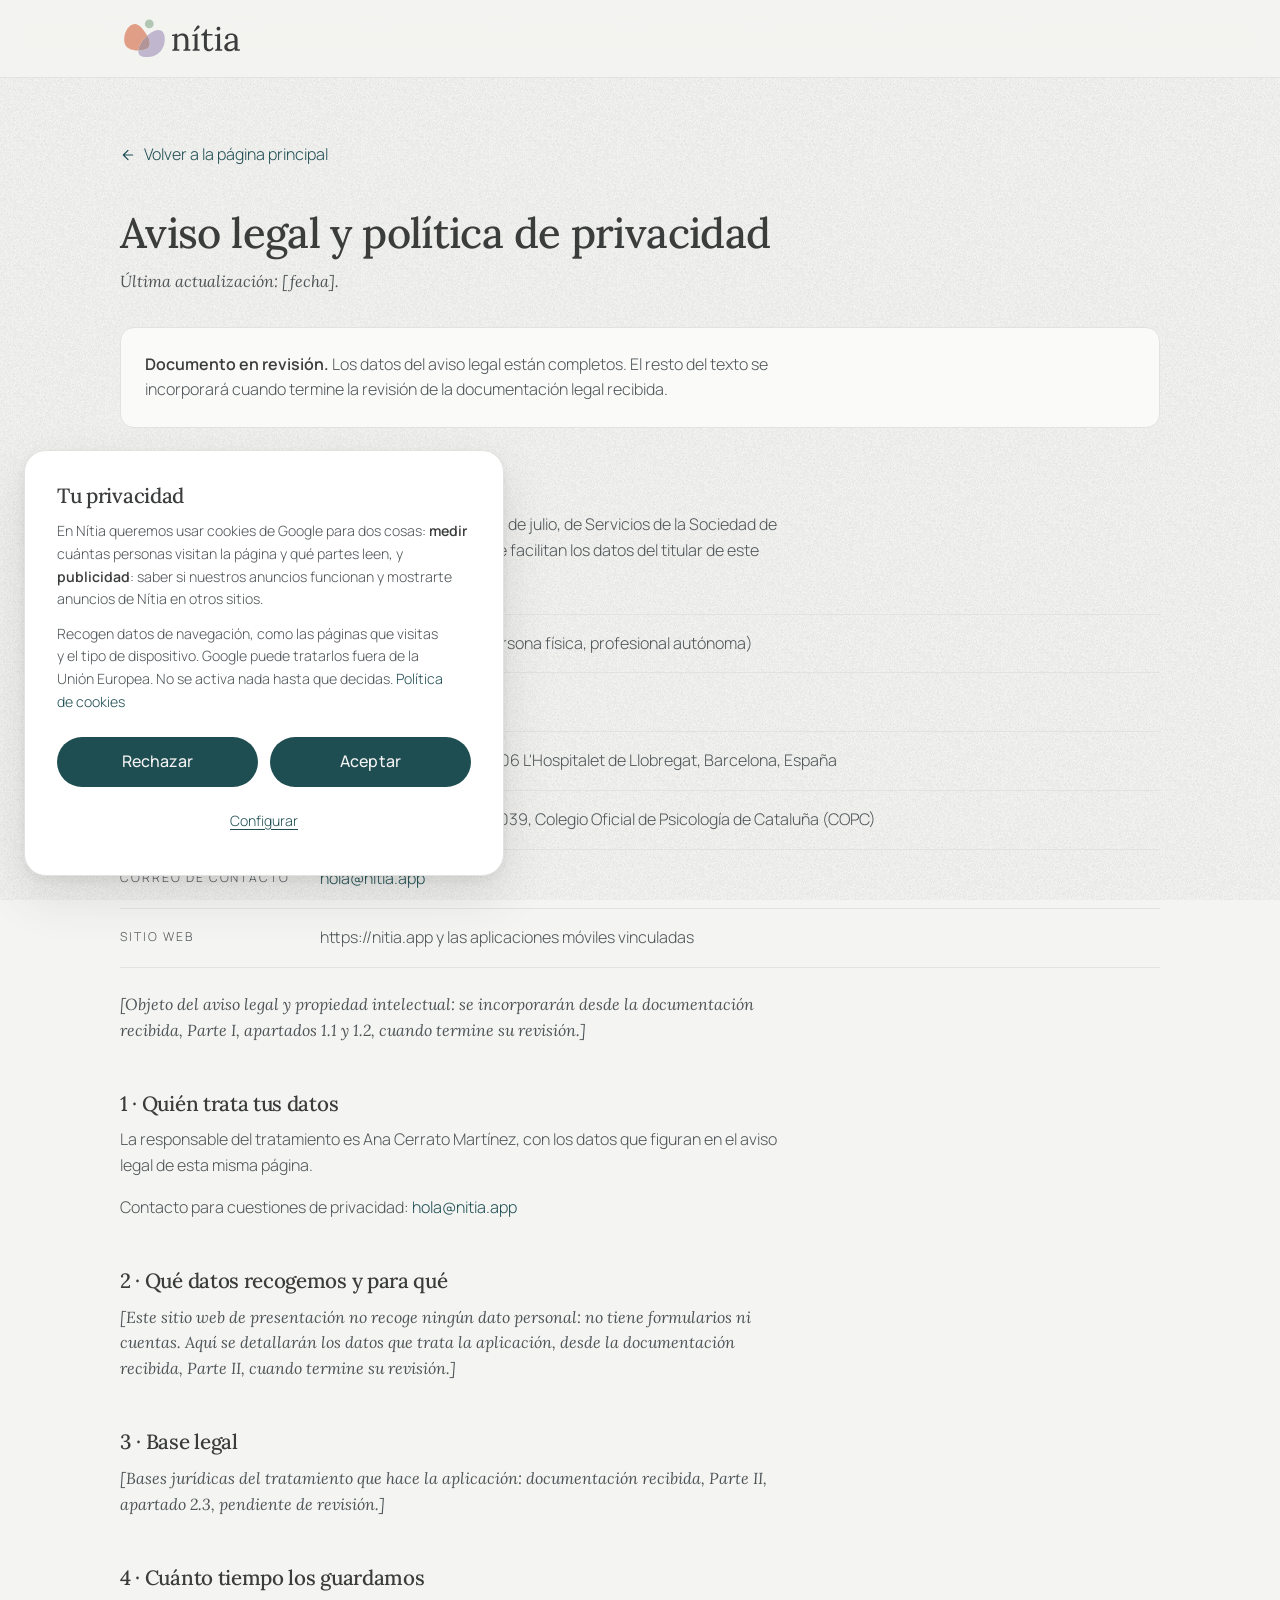
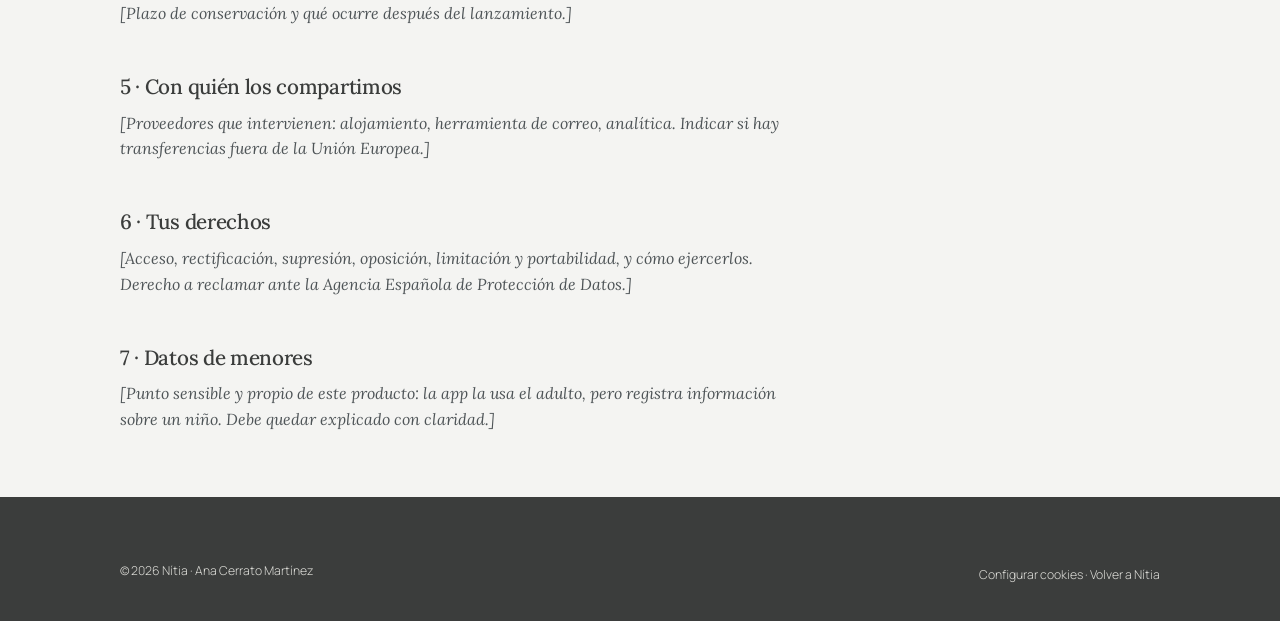
<file: legal/privacidad.html>
<!DOCTYPE html>
<html lang="es">
<head>
<meta charset="utf-8">
<meta name="viewport" content="width=device-width, initial-scale=1">
<title>[PRUEBAS] Aviso legal y política de privacidad — Nítia</title>
<meta name="robots" content="noindex"><!-- Quitar cuando el texto sea el definitivo -->
<link rel="icon" href="../src/img/logo/nitia-isotipo.svg" type="image/svg+xml">
<!-- TIPOGRAFÍA · autoalojada. Ver la explicación completa en index.html. -->
<link rel="preload" href="../src/fuentes/manrope-latin-300-normal.woff2" as="font" type="font/woff2" crossorigin>
<link rel="preload" href="../src/fuentes/lora-latin-500-normal.woff2" as="font" type="font/woff2" crossorigin>
<link rel="stylesheet" href="../src/fuentes/fuentes.css?v=2026-09-15">

<!-- Hojas modulares, en paralelo y en orden de cascada. -->
<link rel="stylesheet" href="../css/01-tokens.css?v=2026-09-15">
<link rel="stylesheet" href="../css/02-base.css?v=2026-09-15">
<link rel="stylesheet" href="../css/03-componentes.css?v=2026-09-15">
<link rel="stylesheet" href="../css/04-secciones.css?v=2026-09-21b">
<link rel="stylesheet" href="../css/05-utilidades.css?v=2026-09-15">
<link rel="stylesheet" href="../css/06-consentimiento.css?v=2026-09-21">
</head>
<body data-modo="presentacion">
<div class="grano" aria-hidden="true"></div>

<header class="cabecera" data-fijada="si">
  <div class="envoltura cabecera__fila">
    <a class="marca" href="../index.html" aria-label="Nítia — inicio">
      <img src="../src/img/logo/nitia-logo.svg" alt="" width="820" height="291">
    </a>
  </div>
</header>

<main class="envoltura legal">
  <a class="legal__volver" href="../index.html">
    <svg viewBox="0 0 24 24" width="16" height="16" fill="none" stroke="currentColor"
         stroke-width="1.8" stroke-linecap="round" stroke-linejoin="round" aria-hidden="true">
      <path d="M19 12H6M12 19l-7-7 7-7"/>
    </svg>
    Volver a la página principal
  </a>

  <h1>Aviso legal y política de privacidad</h1>
  <p><em>Última actualización: [fecha].</em></p>

  <div style="background:var(--superficie); border:1px solid var(--filete); border-radius:var(--r-md); padding:var(--e-5); margin:var(--e-6) 0">
    <p style="margin:0"><strong>Documento en revisión.</strong> Los datos del aviso
    legal están completos. El resto del texto se incorporará cuando termine la
    revisión de la documentación legal recibida.</p>
  </div>

  <!-- AVISO LEGAL · datos del artículo 10 de la LSSI-CE.
       Fuente: documentación legal recibida el 17-09-2026 (Parte I), con el
       domicilio y el dominio fijados el 21-09-2026. Los apartados de objeto y
       propiedad intelectual de esa Parte I NO se trasladan hasta que termine
       su revisión. -->
  <h2>Aviso legal</h2>
  <p>En cumplimiento del artículo 10 de la Ley 34/2002, de 11 de julio, de
  Servicios de la Sociedad de la Información y de Comercio Electrónico
  (LSSI-CE), se facilitan los datos del titular de este sitio web.</p>

  <dl class="legal__datos">
    <dt>Titular</dt>
    <dd>Ana Cerrato Martínez (persona física, profesional autónoma)</dd>
    <dt>NIF</dt>
    <dd>46466409S</dd>
    <dt>Domicilio</dt>
    <dd>Avenida Bosc 23, 3-1, 08906 L'Hospitalet de Llobregat, Barcelona, España</dd>
    <dt>Colegiación</dt>
    <dd>Psicóloga colegiada n.º 18039, Colegio Oficial de Psicología de Cataluña (COPC)</dd>
    <dt>Correo de contacto</dt>
    <dd><a href="mailto:hola@nitia.app">hola@nitia.app</a></dd>
    <dt>Sitio web</dt>
    <dd>https://nitia.app y las aplicaciones móviles vinculadas</dd>
  </dl>

  <p><em>[Objeto del aviso legal y propiedad intelectual: se incorporarán desde la
  documentación recibida, Parte I, apartados 1.1 y 1.2, cuando termine su revisión.]</em></p>

  <h2>1 · Quién trata tus datos</h2>
  <p>La responsable del tratamiento es Ana Cerrato Martínez, con los datos que
  figuran en el aviso legal de esta misma página.</p>
  <!-- La documentación recibida rotulaba este correo como «Contacto Delegado de
       Privacidad». Se cambia el 21-09-2026: podía leerse como que hay un Delegado
       de Protección de Datos designado, y no consta que lo haya. -->
  <p>Contacto para cuestiones de privacidad:
  <a href="mailto:hola@nitia.app">hola@nitia.app</a></p>

  <h2>2 · Qué datos recogemos y para qué</h2>
  <p><em>[Este sitio web de presentación no recoge ningún dato personal: no tiene
  formularios ni cuentas. Aquí se detallarán los datos que trata la aplicación,
  desde la documentación recibida, Parte II, cuando termine su revisión.]</em></p>

  <h2>3 · Base legal</h2>
  <p><em>[Bases jurídicas del tratamiento que hace la aplicación: documentación
  recibida, Parte II, apartado 2.3, pendiente de revisión.]</em></p>

  <h2>4 · Cuánto tiempo los guardamos</h2>
  <p><em>[Plazo de conservación y qué ocurre después del lanzamiento.]</em></p>

  <h2>5 · Con quién los compartimos</h2>
  <p><em>[Proveedores que intervienen: alojamiento, herramienta de correo, analítica.
  Indicar si hay transferencias fuera de la Unión Europea.]</em></p>

  <h2>6 · Tus derechos</h2>
  <p><em>[Acceso, rectificación, supresión, oposición, limitación y portabilidad, y cómo
  ejercerlos. Derecho a reclamar ante la Agencia Española de Protección de Datos.]</em></p>

  <h2>7 · Datos de menores</h2>
  <p><em>[Punto sensible y propio de este producto: la app la usa el adulto, pero registra
  información sobre un niño. Debe quedar explicado con claridad.]</em></p>
</main>

<footer class="pie">
  <div class="envoltura">
    <div class="pie__inferior" style="border:0; padding-top:0">
      <span>© 2026 Nítia · Ana Cerrato Martínez</span>
      <span><a href="#" data-cookies="configurar">Configurar cookies</a> · <a href="../index.html">Volver a Nítia</a></span>
    </div>
  </div>
</footer>
<!-- ═════════════════════════════════════════════════════════════════════
     CONSENTIMIENTO · marcado reutilizable (prototipo, 21-09-2026)
     TEXTOS EN BORRADOR: los redacta el jurista y los aprueba Ana. Lo que
     hay aquí sirve para diseñar con contenido real, no para publicar.
     Pendiente de confirmar: si hay píxel de Meta, se añade a «Publicidad».
     ═════════════════════════════════════════════════════════════════════ -->

<!-- Primera capa. No es modal: no bloquea la lectura de la página, pero
     tampoco se carga nada de Google hasta que la persona decide. Sin botón
     de cerrar: cerrar sin elegir no puede contar como aceptar. -->
<!-- Se nombra la marca, no a la titular: la guía de la AEPD (2024) no exige
     la denominación social en la primera capa si los datos completos están en
     el aviso legal y la identidad se desprende del propio sitio (dominio y
     marca coinciden: nitia.app / Nítia). Ambas cosas se cumplen. -->
<section id="aviso-cookies" class="aviso-cookies" aria-labelledby="aviso-cookies-titulo" hidden>
  <h2 id="aviso-cookies-titulo">Tu privacidad</h2>
  <p>En Nítia queremos usar cookies de Google para dos cosas: <strong>medir</strong> cuántas personas visitan la
     página y qué partes leen, y <strong>publicidad</strong>: saber si nuestros
     anuncios funcionan y mostrarte anuncios de Nítia en otros sitios.</p>
  <p>Recogen datos de navegación, como las páginas que visitas y el tipo de
     dispositivo. Google puede tratarlos fuera de la Unión Europea. No se
     activa nada hasta que decidas.
     <a href="cookies.html">Política de cookies</a></p>
  <div class="aviso-cookies__acciones">
    <button class="boton" type="button" data-cookies="rechazar">Rechazar</button>
    <button class="boton" type="button" data-cookies="aceptar">Aceptar</button>
    <button class="aviso-cookies__configurar" type="button" data-cookies="configurar">Configurar</button>
  </div>
</section>

<!-- Panel de configuración. <dialog> nativo: gestiona el foco, se cierra
     con Esc y el lector de pantalla lo anuncia como diálogo. Todo viene
     DESMARCADO: nada premarcado es requisito, no preferencia. -->
<dialog id="panel-cookies" class="panel-cookies" aria-labelledby="panel-cookies-titulo">
  <div class="panel-cookies__cuerpo">
    <h2 id="panel-cookies-titulo">Configurar cookies</h2>
    <p class="panel-cookies__intro">Elige qué aceptas. Puedes cambiarlo cuando
       quieras desde «Configurar cookies», al pie de cada página.</p>

    <div class="categoria">
      <h3>Necesarias</h3>
      <span class="categoria__fija">Siempre activas</span>
      <p>Guardan tu decisión sobre las cookies durante 12 meses, para no
         preguntarte en cada visita. No te identifican y no salen de tu
         navegador.</p>
    </div>

    <div class="categoria">
      <h3><label for="cookies-analitica">Analítica</label></h3>
      <input class="interruptor" type="checkbox" role="switch" id="cookies-analitica">
      <p>Nos dicen cuántas personas visitan la página, desde dónde llegan, qué
         secciones leen y qué preguntas abren. Proveedor: Google (Google
         Analytics). Duración: 13 meses.</p>
    </div>

    <div class="categoria">
      <h3><label for="cookies-publicidad">Publicidad</label></h3>
      <input class="interruptor" type="checkbox" role="switch" id="cookies-publicidad">
      <p>Sirven para saber si nuestros anuncios funcionan y para mostrarte
         anuncios de Nítia en otros sitios. Si tienes abierta tu cuenta de
         Google, Google puede relacionarlas con ella. Proveedor: Google
         (Google Ads). Duración: hasta 13 meses.</p>
    </div>
  </div>

  <div class="panel-cookies__acciones">
    <button class="boton" type="button" data-cookies="rechazar">Rechazar todo</button>
    <button class="boton" type="button" data-cookies="aceptar">Aceptar todo</button>
    <button class="boton boton--fantasma boton--guardar" type="button" data-cookies="guardar">Guardar mi selección</button>
  </div>
</dialog>

<!-- Las páginas legales también llevan el aviso: se puede llegar a ellas
     directamente desde un buscador. -->
<script src="../src/js/medicion.js?v=2026-09-21" defer></script>
<script src="../src/js/consentimiento.js?v=2026-09-21" defer></script>
</body>
</html>
</file>
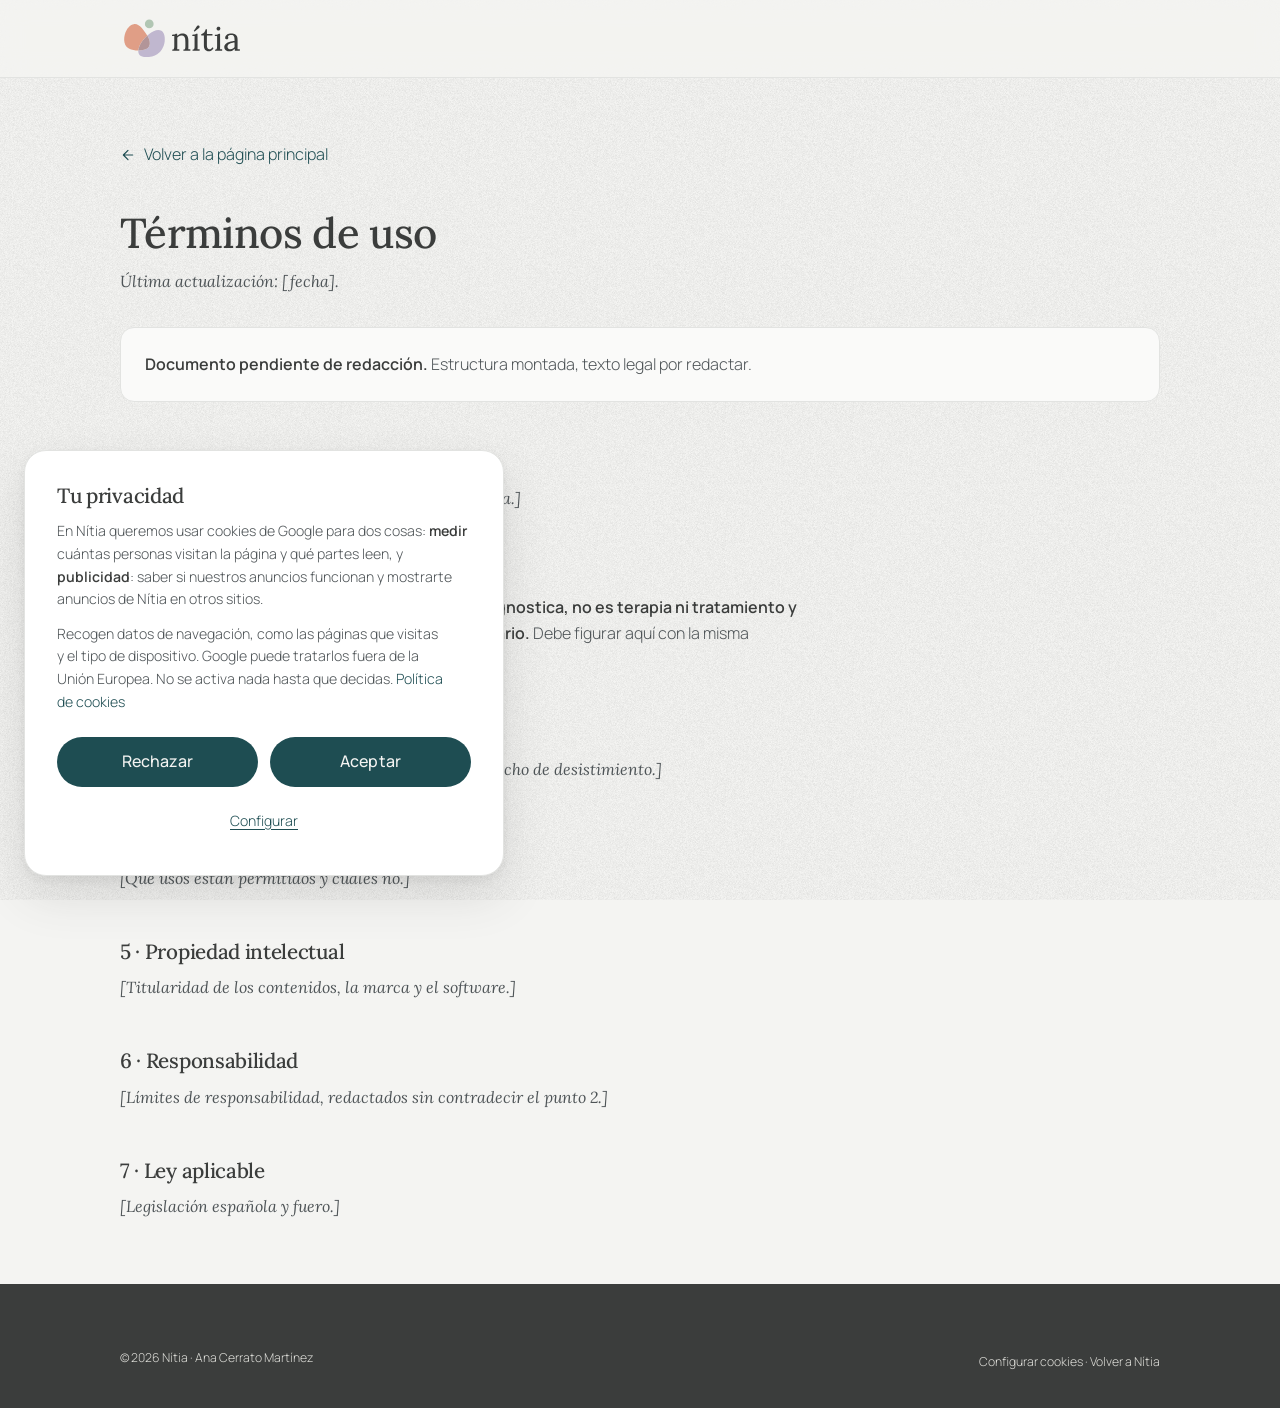
<file: legal/terminos.html>
<!DOCTYPE html>
<html lang="es">
<head>
<meta charset="utf-8">
<meta name="viewport" content="width=device-width, initial-scale=1">
<title>[PRUEBAS] Términos de uso — Nítia</title>
<meta name="robots" content="noindex"><!-- Quitar cuando el texto sea el definitivo -->
<link rel="icon" href="../src/img/logo/nitia-isotipo.svg" type="image/svg+xml">
<!-- TIPOGRAFÍA · autoalojada. Ver la explicación completa en index.html. -->
<link rel="preload" href="../src/fuentes/manrope-latin-300-normal.woff2" as="font" type="font/woff2" crossorigin>
<link rel="preload" href="../src/fuentes/lora-latin-500-normal.woff2" as="font" type="font/woff2" crossorigin>
<link rel="stylesheet" href="../src/fuentes/fuentes.css?v=2026-09-15">

<!-- Hojas modulares, en paralelo y en orden de cascada. -->
<link rel="stylesheet" href="../css/01-tokens.css?v=2026-09-15">
<link rel="stylesheet" href="../css/02-base.css?v=2026-09-15">
<link rel="stylesheet" href="../css/03-componentes.css?v=2026-09-15">
<link rel="stylesheet" href="../css/04-secciones.css?v=2026-09-21b">
<link rel="stylesheet" href="../css/05-utilidades.css?v=2026-09-15">
<link rel="stylesheet" href="../css/06-consentimiento.css?v=2026-09-21">
</head>
<body data-modo="presentacion">
<div class="grano" aria-hidden="true"></div>

<header class="cabecera" data-fijada="si">
  <div class="envoltura cabecera__fila">
    <a class="marca" href="../index.html" aria-label="Nítia — inicio">
      <img src="../src/img/logo/nitia-logo.svg" alt="" width="820" height="291">
    </a>
  </div>
</header>

<main class="envoltura legal">
  <a class="legal__volver" href="../index.html">
    <svg viewBox="0 0 24 24" width="16" height="16" fill="none" stroke="currentColor"
         stroke-width="1.8" stroke-linecap="round" stroke-linejoin="round" aria-hidden="true">
      <path d="M19 12H6M12 19l-7-7 7-7"/>
    </svg>
    Volver a la página principal
  </a>

  <h1>Términos de uso</h1>
  <p><em>Última actualización: [fecha].</em></p>

  <div style="background:var(--superficie); border:1px solid var(--filete); border-radius:var(--r-md); padding:var(--e-5); margin:var(--e-6) 0">
    <p style="margin:0"><strong>Documento pendiente de redacción.</strong> Estructura montada,
    texto legal por redactar.</p>
  </div>

  <h2>1 · Objeto</h2>
  <p><em>[Qué regula este documento y a qué servicios se aplica.]</em></p>

  <h2>2 · Qué es y qué no es Nítia</h2>
  <p>Nítia es una herramienta de acompañamiento. <strong>No diagnostica, no es terapia ni
  tratamiento y no sustituye la valoración de un profesional sanitario.</strong> Debe figurar
  aquí con la misma claridad con la que figura en la página principal.</p>

  <h2>3 · Condiciones de la suscripción</h2>
  <p><em>[Precio, periodicidad, renovación, cancelación y derecho de desistimiento.]</em></p>

  <h2>4 · Uso adecuado</h2>
  <p><em>[Qué usos están permitidos y cuáles no.]</em></p>

  <h2>5 · Propiedad intelectual</h2>
  <p><em>[Titularidad de los contenidos, la marca y el software.]</em></p>

  <h2>6 · Responsabilidad</h2>
  <p><em>[Límites de responsabilidad, redactados sin contradecir el punto 2.]</em></p>

  <h2>7 · Ley aplicable</h2>
  <p><em>[Legislación española y fuero.]</em></p>
</main>

<footer class="pie">
  <div class="envoltura">
    <div class="pie__inferior" style="border:0; padding-top:0">
      <span>© 2026 Nítia · Ana Cerrato Martínez</span>
      <span><a href="#" data-cookies="configurar">Configurar cookies</a> · <a href="../index.html">Volver a Nítia</a></span>
    </div>
  </div>
</footer>
<!-- ═════════════════════════════════════════════════════════════════════
     CONSENTIMIENTO · marcado reutilizable (prototipo, 21-09-2026)
     TEXTOS EN BORRADOR: los redacta el jurista y los aprueba Ana. Lo que
     hay aquí sirve para diseñar con contenido real, no para publicar.
     Pendiente de confirmar: si hay píxel de Meta, se añade a «Publicidad».
     ═════════════════════════════════════════════════════════════════════ -->

<!-- Primera capa. No es modal: no bloquea la lectura de la página, pero
     tampoco se carga nada de Google hasta que la persona decide. Sin botón
     de cerrar: cerrar sin elegir no puede contar como aceptar. -->
<!-- Se nombra la marca, no a la titular: la guía de la AEPD (2024) no exige
     la denominación social en la primera capa si los datos completos están en
     el aviso legal y la identidad se desprende del propio sitio (dominio y
     marca coinciden: nitia.app / Nítia). Ambas cosas se cumplen. -->
<section id="aviso-cookies" class="aviso-cookies" aria-labelledby="aviso-cookies-titulo" hidden>
  <h2 id="aviso-cookies-titulo">Tu privacidad</h2>
  <p>En Nítia queremos usar cookies de Google para dos cosas: <strong>medir</strong> cuántas personas visitan la
     página y qué partes leen, y <strong>publicidad</strong>: saber si nuestros
     anuncios funcionan y mostrarte anuncios de Nítia en otros sitios.</p>
  <p>Recogen datos de navegación, como las páginas que visitas y el tipo de
     dispositivo. Google puede tratarlos fuera de la Unión Europea. No se
     activa nada hasta que decidas.
     <a href="cookies.html">Política de cookies</a></p>
  <div class="aviso-cookies__acciones">
    <button class="boton" type="button" data-cookies="rechazar">Rechazar</button>
    <button class="boton" type="button" data-cookies="aceptar">Aceptar</button>
    <button class="aviso-cookies__configurar" type="button" data-cookies="configurar">Configurar</button>
  </div>
</section>

<!-- Panel de configuración. <dialog> nativo: gestiona el foco, se cierra
     con Esc y el lector de pantalla lo anuncia como diálogo. Todo viene
     DESMARCADO: nada premarcado es requisito, no preferencia. -->
<dialog id="panel-cookies" class="panel-cookies" aria-labelledby="panel-cookies-titulo">
  <div class="panel-cookies__cuerpo">
    <h2 id="panel-cookies-titulo">Configurar cookies</h2>
    <p class="panel-cookies__intro">Elige qué aceptas. Puedes cambiarlo cuando
       quieras desde «Configurar cookies», al pie de cada página.</p>

    <div class="categoria">
      <h3>Necesarias</h3>
      <span class="categoria__fija">Siempre activas</span>
      <p>Guardan tu decisión sobre las cookies durante 12 meses, para no
         preguntarte en cada visita. No te identifican y no salen de tu
         navegador.</p>
    </div>

    <div class="categoria">
      <h3><label for="cookies-analitica">Analítica</label></h3>
      <input class="interruptor" type="checkbox" role="switch" id="cookies-analitica">
      <p>Nos dicen cuántas personas visitan la página, desde dónde llegan, qué
         secciones leen y qué preguntas abren. Proveedor: Google (Google
         Analytics). Duración: 13 meses.</p>
    </div>

    <div class="categoria">
      <h3><label for="cookies-publicidad">Publicidad</label></h3>
      <input class="interruptor" type="checkbox" role="switch" id="cookies-publicidad">
      <p>Sirven para saber si nuestros anuncios funcionan y para mostrarte
         anuncios de Nítia en otros sitios. Si tienes abierta tu cuenta de
         Google, Google puede relacionarlas con ella. Proveedor: Google
         (Google Ads). Duración: hasta 13 meses.</p>
    </div>
  </div>

  <div class="panel-cookies__acciones">
    <button class="boton" type="button" data-cookies="rechazar">Rechazar todo</button>
    <button class="boton" type="button" data-cookies="aceptar">Aceptar todo</button>
    <button class="boton boton--fantasma boton--guardar" type="button" data-cookies="guardar">Guardar mi selección</button>
  </div>
</dialog>

<!-- Las páginas legales también llevan el aviso: se puede llegar a ellas
     directamente desde un buscador. -->
<script src="../src/js/medicion.js?v=2026-09-21" defer></script>
<script src="../src/js/consentimiento.js?v=2026-09-21" defer></script>
</body>
</html>
</file>
<file: src/fuentes/fuentes.css>
/* ═══════════════════════════════════════════════════════════════════════
   TIPOGRAFÍA AUTOALOJADA · Lora + Manrope
   Actualizado el 16-09-2026: Manrope sustituye a Inter como palo seco.

   Ocho .woff2, subconjunto latino, descargados del repositorio de Fontsource
   —que empaqueta los originales de Google Fonts— y servidos desde aquí.
   Licencia SIL Open Font License 1.1 en las dos familias: uso comercial y
   alojamiento propio permitidos, también para el Cliente.

   Por qué autoalojarlas: un <link> a fonts.googleapis.com haría que el
   navegador de cada visitante se conectase a un servidor de Google y le
   entregase su IP antes de que nadie acepte nada. En un producto de salud
   infantil dirigido a familias en España, eso no compensa. Además cargan
   antes: una conexión externa menos.

   MANROPE NO TIENE CURSIVA. No existe, no es que falte el archivo. Por eso
   los <em> de la página usan la itálica de Lora (ver 02-base.css). La
   alternativa era dejar que el navegador inclinase la redonda por su cuenta,
   que produce una falsa cursiva y se nota.
   ═══════════════════════════════════════════════════════════════════════ */

/* ── Lora ─────────────────────────────────────────────────────────── */
@font-face {
  font-family: 'Lora';
  font-style: normal;
  font-weight: 400;
  font-display: swap;
  src: url('lora-latin-400-normal.woff2') format('woff2');
  unicode-range: U+0000-00FF, U+0131, U+0152-0153, U+02BB-02BC, U+02C6,
                 U+02DA, U+02DC, U+2000-206F, U+2074, U+20AC, U+2122, U+2191,
                 U+2193, U+2212, U+2215, U+FEFF, U+FFFD;
}
@font-face {
  font-family: 'Lora';
  font-style: normal;
  font-weight: 500;
  font-display: swap;
  src: url('lora-latin-500-normal.woff2') format('woff2');
  unicode-range: U+0000-00FF, U+0131, U+0152-0153, U+02BB-02BC, U+02C6,
                 U+02DA, U+02DC, U+2000-206F, U+2074, U+20AC, U+2122, U+2191,
                 U+2193, U+2212, U+2215, U+FEFF, U+FFFD;
}
@font-face {
  font-family: 'Lora';
  font-style: normal;
  font-weight: 600;
  font-display: swap;
  src: url('lora-latin-600-normal.woff2') format('woff2');
  unicode-range: U+0000-00FF, U+0131, U+0152-0153, U+02BB-02BC, U+02C6,
                 U+02DA, U+02DC, U+2000-206F, U+2074, U+20AC, U+2122, U+2191,
                 U+2193, U+2212, U+2215, U+FEFF, U+FFFD;
}
@font-face {
  font-family: 'Lora';
  font-style: italic;
  font-weight: 400;
  font-display: swap;
  src: url('lora-latin-400-italic.woff2') format('woff2');
  unicode-range: U+0000-00FF, U+0131, U+0152-0153, U+02BB-02BC, U+02C6,
                 U+02DA, U+02DC, U+2000-206F, U+2074, U+20AC, U+2122, U+2191,
                 U+2193, U+2212, U+2215, U+FEFF, U+FFFD;
}
/* ── Manrope ─────────────────────────────────────────────────────────── */
@font-face {
  font-family: 'Manrope';
  font-style: normal;
  font-weight: 300;
  font-display: swap;
  src: url('manrope-latin-300-normal.woff2') format('woff2');
  unicode-range: U+0000-00FF, U+0131, U+0152-0153, U+02BB-02BC, U+02C6,
                 U+02DA, U+02DC, U+2000-206F, U+2074, U+20AC, U+2122, U+2191,
                 U+2193, U+2212, U+2215, U+FEFF, U+FFFD;
}
@font-face {
  font-family: 'Manrope';
  font-style: normal;
  font-weight: 400;
  font-display: swap;
  src: url('manrope-latin-400-normal.woff2') format('woff2');
  unicode-range: U+0000-00FF, U+0131, U+0152-0153, U+02BB-02BC, U+02C6,
                 U+02DA, U+02DC, U+2000-206F, U+2074, U+20AC, U+2122, U+2191,
                 U+2193, U+2212, U+2215, U+FEFF, U+FFFD;
}
@font-face {
  font-family: 'Manrope';
  font-style: normal;
  font-weight: 500;
  font-display: swap;
  src: url('manrope-latin-500-normal.woff2') format('woff2');
  unicode-range: U+0000-00FF, U+0131, U+0152-0153, U+02BB-02BC, U+02C6,
                 U+02DA, U+02DC, U+2000-206F, U+2074, U+20AC, U+2122, U+2191,
                 U+2193, U+2212, U+2215, U+FEFF, U+FFFD;
}
@font-face {
  font-family: 'Manrope';
  font-style: normal;
  font-weight: 600;
  font-display: swap;
  src: url('manrope-latin-600-normal.woff2') format('woff2');
  unicode-range: U+0000-00FF, U+0131, U+0152-0153, U+02BB-02BC, U+02C6,
                 U+02DA, U+02DC, U+2000-206F, U+2074, U+20AC, U+2122, U+2191,
                 U+2193, U+2212, U+2215, U+FEFF, U+FFFD;
}
</file>
<file: css/01-tokens.css>
/* ═════════════════════════════════════════════════════════════════════════
   01 · TOKENS
   Única fuente de verdad del sistema: color, tipografía, espaciado, curvas.
   Ningún otro archivo escribe un valor literal de color o de tiempo.
   Identidad: Brandbook Nítia v2.0 (DOC-2026-002), aprobado el 08-09-2026.
   ═════════════════════════════════════════════════════════════════════════ */

:root {

  /* ── Color de marca ─────────────────────────────────────────────────── */
  --carbon:     #3B3D3C;   /* texto, marca denominativa, superficies oscuras
                              NO se enfría: es el valor del brandbook y está
                              grabado dentro de nitia-logo.svg. Si se cambia
                              aquí, la palabra «nítia» de la cabecera deja de
                              coincidir con el texto que tiene al lado. */
  --crema:      #F4F4F2;   /* fondo principal · hueso frío, sin amarillo */
  --terracota:  #E09E86;   /* piedra izquierda del isotipo */
  --lavanda:    #C0B7CF;   /* piedra derecha del isotipo */
  --salvia:     #B1C6B3;   /* la luz del isotipo; confirma algo ya hecho */
  --malva:      #B29598;   /* SOLO el solape del logotipo. Ver la nota de abajo */
  --petroleo:   #1E4D52;   /* acción primaria · más profundo y saturado */
  --arena:      #DCDCD7;   /* superficie secundaria · neutra, ya no beige */

  /* El Malva está declarado por completitud del sistema, pero NO se usa en
     esta página. Existe únicamente como resultado del solape de las dos
     piedras dentro del logotipo: no es fondo, ni relleno, ni color de texto.
     Con Carbón encima se queda en 3,98:1 y no alcanza AA. */

  /* ── Color funcional ────────────────────────────────────────────────── */
  --superficie:       #FAFAF9;  /* tarjetas y bloques elevados sobre el fondo */
  --superficie-alta:  #FFFFFF;  /* estado elevado al pasar el ratón */
  --texto:            var(--carbon);
  --texto-medio:      #4E5457;  /* párrafos */
  --texto-tenue:      #6B7275;  /* pies y texto secundario */
  --texto-inverso:    var(--crema);
  --filete:           #E2E3E1;
  --filete-fuerte:    #C8CAC7;

  /* ── Velos ──────────────────────────────────────────────────────────── */
  /* Transparencias derivadas de las tintas base. Estaban escritas a mano
     en los otros CSS, que contradecía la regla de este archivo: si alguien
     cambiaba el Carbón aquí, aquellos se quedaban con el color viejo.
     Se escriben en rgba() y no con color-mix() para que el valor sea
     exactamente el mismo que había y nada se mueva de sitio. */
  --velo-carbon-12:    rgba(59, 61, 60, .12);
  --velo-carbon-18:    rgba(59, 61, 60, .18);
  --velo-carbon-20:    rgba(59, 61, 60, .20);
  --velo-carbon-22:    rgba(59, 61, 60, .22);
  --velo-crema-14:     rgba(244, 244, 242, .14);
  --velo-crema-22:     rgba(244, 244, 242, .22);
  --velo-petroleo-18:  rgba(30, 77, 82, .18);
  --velo-terracota-32: rgba(224, 158, 134, .32);
  --velo-lavanda-36:   rgba(192, 183, 207, .36);

  /* ── Tipografía ─────────────────────────────────────────────────────── */
  --serif: 'Lora', Georgia, 'Times New Roman', serif;
  --sans:  'Manrope', system-ui, -apple-system, 'Segoe UI', Helvetica, Arial, sans-serif;
  /* Manrope no tiene cursiva: los <em> van en itálica de Lora. Ver 02-base.css. */

  /* Escala mayor tercera (1,25) anclada en 17 px, fluida en los tamaños
     grandes para que el titular no se desborde en móvil. */
  --t-xs:   0.7647rem;   /* 13 px · rótulos en versalitas */
  --t-sm:   0.8824rem;   /* 15 px · pies, etiquetas */
  --t-base: 1rem;        /* 17 px · cuerpo */
  --t-md:   1.1176rem;   /* 19 px · entradillas */
  --t-lg:   clamp(1.29rem, 1.6vw, 1.47rem);   /* 22–25 px · h3 */
  --t-xl:   clamp(1.65rem, 2.9vw, 2.18rem);   /* 28–37 px · h2 */
  /* 33–45 px · h1. Bajado el 15-09-2026 desde clamp(2.05,4.4vw,2.88): a ese
     tamaño el titular caía en 4 líneas en escritorio. Dos skills coinciden
     en que un titular de héroe a 4 líneas es un error de cuerpo, no de
     longitud del texto. Medido: 3 líneas a 768, 1280 y 1600 px. */
  --t-2xl:  clamp(1.95rem, 4.0vw, 2.62rem);

  --peso-ligero: 300;
  --peso-normal: 400;
  --peso-medio:  500;
  --peso-fuerte: 600;

  --alto-apretado: 1.14;   /* titulares */
  --alto-medio:    1.32;   /* subtítulos */
  --alto-suelto:   1.62;   /* cuerpo */

  --track-titular:  -0.015em;
  --track-versal:    0.16em;

  /* ── Espaciado · escala de 4 px ─────────────────────────────────────── */
  --e-1: 0.25rem;  --e-2: 0.5rem;   --e-3: 0.75rem;  --e-4: 1rem;
  --e-5: 1.5rem;   --e-6: 2rem;     --e-7: 2.5rem;   --e-8: 3rem;
  --e-9: 4rem;     --e-10: 5rem;    --e-11: 6.5rem;  --e-12: 8rem;

  --aire-seccion: clamp(var(--e-9), 9vw, var(--e-12));  /* respiro vertical */

  /* ── Retícula ───────────────────────────────────────────────────────── */
  --ancho-max:   1120px;
  --ancho-texto: 68ch;    /* medida de lectura cómoda */
  --gutter:      clamp(1.25rem, 4vw, 2.5rem);

  /* ── Radios ─────────────────────────────────────────────────────────── */
  --r-sm: 8px;  --r-md: 14px;  --r-lg: 22px;  --r-pill: 999px;

  /* ── Elevación ──────────────────────────────────────────────────────── */
  --sombra-0: 0 1px 2px rgba(59,61,60,.04);
  --sombra-1: 0 2px 4px rgba(59,61,60,.05), 0 1px 2px rgba(59,61,60,.04);
  --sombra-2: 0 8px 20px rgba(59,61,60,.08), 0 2px 6px rgba(59,61,60,.05);
  --sombra-3: 0 20px 48px rgba(59,61,60,.13), 0 4px 12px rgba(59,61,60,.07);

  /* ── Movimiento ─────────────────────────────────────────────────────── */
  /* Nivel acordado: medio. Transiciones breves al foco y al ratón, y
     aparición suave de las secciones. Nada de parallax ni resortes.
     Todo se anula bajo prefers-reduced-motion (ver 05-utilidades.css). */
  --dur-rapida: 140ms;
  --dur-media:  220ms;
  --dur-lenta:  520ms;

  --curva-salida:  cubic-bezier(.25, .46, .45, .94);  /* movimiento que frena */
  --curva-suave:   cubic-bezier(.16, 1, .3, 1);       /* entrada, muy amortiguada */
  --curva-tactil:  cubic-bezier(.34, 1.2, .64, 1);    /* devuelve al soltar */
}
</file>
<file: css/02-base.css>
/* ═════════════════════════════════════════════════════════════════════════
   02 · BASE
   Reajuste del navegador, tipografía de partida, enlaces y foco.
   Sin componentes: aquí solo viven los elementos desnudos.
   ═════════════════════════════════════════════════════════════════════════ */

*, *::before, *::after { box-sizing: border-box; }

html {
  -webkit-text-size-adjust: 100%;
  scroll-behavior: smooth;
  scroll-padding-top: 6rem;   /* deja aire bajo la cabecera pegada */
}

body {
  margin: 0;
  background: var(--crema);
  color: var(--texto);
  font-family: var(--sans);
  font-size: var(--t-base);
  font-weight: var(--peso-ligero);
  line-height: var(--alto-suelto);
  -webkit-font-smoothing: antialiased;
  -moz-osx-font-smoothing: grayscale;
  font-synthesis-weight: none;
  text-rendering: optimizeLegibility;
  overflow-x: hidden;   /* los grafismos sangrados no generan barra lateral */
}

/* ── Titulares ───────────────────────────────────────────────────────── */
h1, h2, h3, h4 {
  margin: 0;
  font-family: var(--serif);
  font-weight: var(--peso-medio);
  line-height: var(--alto-apretado);
  letter-spacing: var(--track-titular);
  text-wrap: balance;      /* reparte las líneas sin dejar una palabra sola */
  color: var(--texto);
}
h1 { font-size: var(--t-2xl); }
h2 { font-size: var(--t-xl); }
h3 { font-size: var(--t-lg); line-height: var(--alto-medio); }

p {
  margin: 0 0 var(--e-4);
  text-wrap: pretty;
  max-width: var(--ancho-texto);
}
p:last-child { margin-bottom: 0; }

strong, b { font-weight: var(--peso-fuerte); color: var(--texto); }
small { font-size: var(--t-sm); }

ul, ol { margin: 0; padding: 0; list-style: none; }

img, svg, video { display: block; max-width: 100%; height: auto; }

/* ── Enlaces ─────────────────────────────────────────────────────────── */
/* El subrayado crece desde la izquierda al pasar el ratón. Es la
   microinteracción más barata que existe y la que más se nota. */
a {
  color: var(--petroleo);
  text-decoration: none;
  background-image: linear-gradient(currentColor, currentColor);
  background-repeat: no-repeat;
  background-position: 0 100%;
  background-size: 0% 1px;
  transition: background-size var(--dur-media) var(--curva-salida),
              color var(--dur-rapida) var(--curva-salida);
  padding-bottom: 1px;
}
a:hover { background-size: 100% 1px; }

/* ── Foco ────────────────────────────────────────────────────────────── */
/* Solo por teclado: el ratón no dibuja anillo. */
:focus { outline: none; }
:focus-visible {
  outline: 2px solid var(--petroleo);
  outline-offset: 3px;
  border-radius: var(--r-sm);
}

/* ── Formularios ─────────────────────────────────────────────────────── */
input, button, textarea, select { font: inherit; color: inherit; }
button { background: none; border: 0; cursor: pointer; }

::selection { background: var(--salvia); color: var(--carbon); }

/* Manrope no tiene cursiva —no existe la familia itálica—, así que los <em>
   se resuelven con la itálica de Lora, que sí es real y ya es de la marca.
   La alternativa era una falsa cursiva generada por el navegador. */
em, i, cite { font-family: var(--serif); font-style: italic; font-weight: 400; }

/* ── El resto de superficies que pone el navegador ────────────────────── */
/* Selección, cursor de escritura, texto de ayuda, viñetas y barra de
   desplazamiento vienen con los colores de fábrica del navegador, que no
   pertenecen a ningún sistema de diseño. Se visten desde la paleta. */
html { caret-color: var(--petroleo); }
::placeholder { color: var(--texto-tenue); opacity: 1; }   /* Firefox lo atenúa */
::marker { color: var(--terracota); }
:where(input, textarea, select) { accent-color: var(--petroleo); }

/* Cifras de ancho fijo donde hay números: precios, fechas, pasos. */
.precio b, .paso__numero, time { font-variant-numeric: tabular-nums; }

@supports (scrollbar-color: auto) {
  html { scrollbar-color: var(--filete-fuerte) transparent; scrollbar-width: thin; }
}
@supports selector(::-webkit-scrollbar) {
  ::-webkit-scrollbar { width: 11px; height: 11px; }
  ::-webkit-scrollbar-track { background: transparent; }
  ::-webkit-scrollbar-thumb {
    background: var(--filete-fuerte);
    border: 3px solid var(--crema);
    border-radius: var(--r-pill);
  }
  ::-webkit-scrollbar-thumb:hover { background: var(--texto-tenue); }
}

/* ── Ritmo vertical de las secciones ─────────────────────────────────── */
section { padding-block: var(--aire-seccion); }
</file>
<file: css/03-componentes.css>
/* ═════════════════════════════════════════════════════════════════════════
   03 · COMPONENTES
   Piezas reutilizables, independientes de dónde se coloquen: rótulo, botón,
   tarjeta, acordeón, marco de dispositivo, píldora, ficha de icono.
   ═════════════════════════════════════════════════════════════════════════ */

/* El componente «rótulo» (versalitas sobre el título) se retiró el 15-09-2026.
   El craft floor de Impeccable lo prohíbe sin excepción: el titular sostiene su
   propio peso y la etiqueta de encima solo reparte atención. Si alguna vez se
   recupera, está en el historial de Git. */

/* ── Botones ─────────────────────────────────────────────────────────── */
.boton {
  --fondo: var(--petroleo);
  --tinta: var(--texto-inverso);
  position: relative;
  display: inline-flex;
  align-items: center;
  justify-content: center;
  gap: var(--e-2);
  min-height: 48px;              /* objetivo táctil */
  padding: var(--e-3) var(--e-6);
  background: var(--fondo);
  color: var(--tinta);
  font-size: var(--t-base);
  font-weight: var(--peso-medio);
  letter-spacing: .005em;
  border-radius: var(--r-pill);
  box-shadow: var(--sombra-1);
  transition: transform var(--dur-rapida) var(--curva-tactil),
              box-shadow var(--dur-media) var(--curva-salida),
              background-color var(--dur-media) var(--curva-salida);
  background-image: none;        /* anula el subrayado de <a> */
}
.boton:hover { box-shadow: var(--sombra-2); }
/* 0,97, no 0,985: por debajo de eso no se percibe la respuesta al pulsar. */
.boton:active { transform: scale(.97); box-shadow: var(--sombra-0); }

.boton--fantasma {
  --fondo: transparent;
  --tinta: var(--texto);
  box-shadow: inset 0 0 0 1px var(--filete-fuerte);
}
.boton--fantasma:hover {
  background: var(--superficie);
  box-shadow: inset 0 0 0 1px var(--carbon), var(--sombra-1);
}

/* La flecha del botón avanza un pelo al pasar el ratón. */
.boton .flecha {
  width: 1em; height: 1em;
  transition: transform var(--dur-media) var(--curva-salida);
}


/* ── Tarjeta ─────────────────────────────────────────────────────────── */
.tarjeta {
  position: relative;
  padding: var(--e-6) var(--e-5) var(--e-6);
  background: var(--superficie);
  border: 1px solid var(--filete);
  border-radius: var(--r-md);
  transition: transform var(--dur-media) var(--curva-salida),
              box-shadow var(--dur-media) var(--curva-salida),
              border-color var(--dur-media) var(--curva-salida),
              background-color var(--dur-media) var(--curva-salida);
}
.tarjeta:hover {
  background: var(--superficie-alta);
  border-color: var(--filete-fuerte);
  box-shadow: var(--sombra-2);
}
.tarjeta h3 { margin-bottom: var(--e-2); }
.tarjeta p { font-size: var(--t-sm); color: var(--texto-medio); line-height: 1.55; }

/* ── Ficha de icono ──────────────────────────────────────────────────── */
.ficha {
  display: grid;
  place-items: center;
  width: 44px; height: 44px;
  margin-bottom: var(--e-5);
  border-radius: var(--r-pill);
  transition: transform var(--dur-media) var(--curva-tactil);
}

.ficha svg { width: 21px; height: 21px; }

.ficha--terracota { background: var(--terracota); }
.ficha--lavanda   { background: var(--lavanda); }
.ficha--salvia    { background: var(--salvia); }
.ficha--arena     { background: var(--arena); }

/* ── Píldora (tiendas, etiquetas) ────────────────────────────────────── */
.pildora {
  display: inline-flex;
  align-items: center;
  gap: var(--e-2);
  padding: var(--e-2) var(--e-4);
  background: var(--superficie);
  border: 1px solid var(--filete);
  border-radius: var(--r-pill);
  font-size: var(--t-sm);
  color: var(--texto-medio);
  transition: border-color var(--dur-media) var(--curva-salida),
              transform var(--dur-media) var(--curva-salida);
}
.pildora:hover { border-color: var(--filete-fuerte); }
.pildora b { color: var(--texto); font-weight: var(--peso-fuerte); }
.pildora .punto {
  width: 6px; height: 6px; border-radius: 50%;
  background: var(--salvia); flex: none;
}

.tiendas { display: flex; flex-wrap: wrap; gap: var(--e-2); }

/* ── Marco de dispositivo ────────────────────────────────────────────── */
/* Contiene el marcador de captura pendiente. No simula pantallas de la app:
   las capturas reales las aporta el equipo de desarrollo. */
.marco {
  width: min(272px, 74vw);
  aspect-ratio: 9 / 17.6;
  padding: 9px;
  background: var(--carbon);
  border-radius: 40px;
  box-shadow: var(--sombra-3);
  transition: transform var(--dur-media) var(--curva-salida),
              box-shadow var(--dur-media) var(--curva-salida);
}

.marco__pantalla {
  position: relative;
  display: grid;
  place-content: center;
  justify-items: center;
  gap: var(--e-4);
  width: 100%; height: 100%;
  padding: var(--e-5);
  background: var(--superficie);
  border-radius: 32px;
  overflow: hidden;
  text-align: center;
}
/* Las dos piedras del isotipo, ampliadas y sangradas por el borde inferior:
   es el grafismo que autoriza la lámina 09 del brandbook. */
.marco__pantalla::after {
  content: "";
  position: absolute; inset: auto -18% -14% -18%;
  height: 46%;
  background:
    radial-gradient(60% 70% at 32% 60%, var(--velo-terracota-32) 0 70%, transparent 71%),
    radial-gradient(58% 66% at 64% 46%, var(--velo-lavanda-36) 0 70%, transparent 71%);
  pointer-events: none;
}
.marco__filigrana { width: 74px; opacity: .5; }
.marco__nota {
  font-size: var(--t-sm);
  line-height: 1.4;
  color: var(--texto-tenue);
  max-width: 18ch;
  margin: 0;
}
.marco--chico { width: min(196px, 62vw); border-radius: 28px; padding: 6px; }
.marco--chico .marco__pantalla { border-radius: 23px; padding: var(--e-4); gap: var(--e-3); }
.marco--chico .marco__filigrana { width: 46px; }
.marco--chico .marco__nota { font-size: var(--t-xs); }

/* ── Acordeón ────────────────────────────────────────────────────────── */
/* La altura se anima con grid-template-rows 0fr → 1fr: es la única forma
   de transicionar una altura desconocida sin medirla con JavaScript. */
.acordeon { border-top: 1px solid var(--filete); }
.acordeon:last-of-type { border-bottom: 1px solid var(--filete); }

.acordeon__cabeza {
  display: flex;
  align-items: center;
  justify-content: space-between;
  gap: var(--e-5);
  width: 100%;
  min-height: 56px;
  padding: var(--e-4) 0;
  font-family: var(--serif);
  font-size: var(--t-md);
  font-weight: var(--peso-medio);
  text-align: left;
  color: var(--texto);
  transition: color var(--dur-rapida) var(--curva-salida);
}
.acordeon__cabeza:hover { color: var(--petroleo); }

.acordeon__signo {
  position: relative;
  flex: none;
  width: 18px; height: 18px;
}
.acordeon__signo::before,
.acordeon__signo::after {
  content: "";
  position: absolute; top: 50%; left: 0;
  width: 100%; height: 1.5px;
  background: var(--petroleo);
  border-radius: 2px;
  transition: transform var(--dur-media) var(--curva-tactil);
}
.acordeon__signo::after { transform: rotate(90deg); }
.acordeon[data-abierto="si"] .acordeon__signo::after { transform: rotate(0deg); }

.acordeon__caja {
  display: grid;
  grid-template-rows: 0fr;
  transition: grid-template-rows var(--dur-media) var(--curva-salida);
}
.acordeon[data-abierto="si"] .acordeon__caja { grid-template-rows: 1fr; }
.acordeon__interior { overflow: hidden; }
.acordeon__interior p {
  padding-bottom: var(--e-5);
  font-size: var(--t-base);
  color: var(--texto-medio);
  opacity: 0;
  transition: opacity var(--dur-media) var(--curva-salida);
}
.acordeon[data-abierto="si"] .acordeon__interior p { opacity: 1; transition-delay: 60ms; }

/* El componente «.piedra» —manchas orgánicas con border-radius— se retiró el
   15-09-2026. El héroe usa ahora un plano de color con borde recto
   (.heroe__plano, en 04-secciones.css). El craft floor de Impeccable lo dice
   sin rodeos: una forma geométrica que aproxima un contorno orgánico es la
   versión barata del efecto. Si hiciera falta recuperarlo, está en Git. */

/* ═════════════════════════════════════════════════════════════════════════
   MOVIMIENTO AL PASAR EL RATÓN · solo donde hay ratón de verdad
   En una pantalla táctil el :hover se dispara al tocar y el elemento se
   queda encallado en ese estado hasta que tocas otra cosa. Con este filtro,
   el móvil recibe el color y la sombra, y se queda sin el desplazamiento.
   El color y la sombra viven fuera de aquí a propósito: esos sí deben
   responder en cualquier dispositivo.
   ═════════════════════════════════════════════════════════════════════════ */
@media (hover: hover) and (pointer: fine) {
  .boton:hover        { transform: translateY(-1px); }
  .boton:hover .flecha { transform: translateX(3px); }
  .tarjeta:hover      { transform: translateY(-3px); }
  .tarjeta:hover .ficha { transform: scale(1.06) rotate(-3deg); }
  .pildora:hover      { transform: translateY(-1px); }
  .marco:hover        { transform: translateY(-5px); box-shadow: var(--sombra-3); }
}
</file>
<file: css/04-secciones.css>
/* ═════════════════════════════════════════════════════════════════════════
   04 · SECCIONES
   Maquetado de cada bloque de la página, en el orden en que se lee.
   ═════════════════════════════════════════════════════════════════════════ */

/* ── Cabecera pegada ─────────────────────────────────────────────────── */
/* Empieza transparente y sin filete. Al bajar 24 px aparece el velo y la
   línea inferior: la página gana un techo sin que nada se mueva de sitio. */
.cabecera {
  position: sticky;
  top: 0;
  z-index: 50;
  padding-block: var(--e-4);
  border-bottom: 1px solid transparent;
  transition: background-color var(--dur-media) var(--curva-salida),
              border-color var(--dur-media) var(--curva-salida),
              backdrop-filter var(--dur-media) var(--curva-salida);
}
.cabecera[data-fijada="si"] {
  background: color-mix(in srgb, var(--crema) 82%, transparent);
  backdrop-filter: saturate(150%) blur(12px);
  -webkit-backdrop-filter: saturate(150%) blur(12px);
  border-bottom-color: var(--filete);
}
.cabecera__fila {
  display: flex;
  align-items: center;
  justify-content: space-between;
  gap: var(--e-5);
}
.marca { display: block; width: 124px; background-image: none; }
.marca img { width: 100%; }

.menu { display: flex; gap: var(--e-6); font-size: var(--t-sm); }
/* 24 px de alto mínimo: WCAG 2.2 · 2.5.8. La excepción de los enlaces
   dentro de una frase no vale aquí — esto es un menú, no prosa. */
.menu a {
  display: inline-flex;
  align-items: center;
  min-height: 24px;
  padding-block: var(--e-1);
  color: var(--texto);
}
.menu a:hover { color: var(--petroleo); }
@media (max-width: 720px) { .menu { display: none; } }

/* ── 1 · Héroe ───────────────────────────────────────────────────────── */
.heroe {
  position: relative;
  overflow: hidden;
  padding-block: var(--e-9) var(--e-10);
}
.heroe__reticula {
  position: relative;
  z-index: 1;            /* por encima del plano de color */
  display: grid;
  grid-template-columns: minmax(0, 1.08fr) minmax(0, .92fr);
  gap: clamp(var(--e-7), 5vw, var(--e-10));
  align-items: center;
}
/* 24ch, no 19: el contenedor estrecho era la mitad del problema de las
   cuatro líneas. Dejar que las palabras fluyan en horizontal. */
.heroe h1 { margin-bottom: var(--e-5); max-width: 24ch; }
.heroe__entrada {
  font-size: var(--t-md);
  color: var(--texto-medio);
  max-width: 34ch;
}
.heroe__acciones {
  display: flex;
  flex-wrap: wrap;
  gap: var(--e-3);
  margin-top: var(--e-7);
}
.heroe .tiendas { margin-top: var(--e-6); }
@media (max-width: 900px) {
  .heroe__reticula { grid-template-columns: 1fr; gap: var(--e-8); }
  .heroe h1, .heroe__entrada { max-width: none; }
}

/* Plano de color del héroe.
   El borde es recto y en diagonal a propósito: un contorno orgánico
   aproximado con border-radius es la versión barata del efecto, y se nota.
   El grano lo amarra al papel del resto de la página. */
.heroe__plano {
  position: absolute;
  /* z-index: 0 es imprescindible. Sin él, un elemento posicionado se pinta
     POR ENCIMA de los bloques en flujo normal —aquí, encima del móvil— y el
     Carbón del marco se veía gris lavado. El contenido se sube a z-index 1
     unas líneas más abajo. */
  z-index: 0;
  inset: 0 0 0 auto;
  width: 54%;
  clip-path: polygon(22% 0, 100% 0, 100% 100%, 4% 100%);
  pointer-events: none;
  background:
    linear-gradient(158deg,
      color-mix(in srgb, var(--terracota) 34%, transparent) 0%,
      color-mix(in srgb, var(--lavanda) 34%, transparent) 54%,
      color-mix(in srgb, var(--salvia) 24%, transparent) 100%);
}
/* El grano va como PNG pre-renderizado, no como filtro SVG.
   Motivo: este elemento hace scroll con la página, y un feTurbulence obliga
   al navegador a volver a filtrar en GPU en cada repintado. Con una imagen
   plana no hay filtro que recalcular. La regla viene del skill tasteskill:
   «apply grain filters EXCLUSIVELY to fixed, pointer-events-none
   pseudo-elements — NEVER on scrolling containers». */
.heroe__plano::after {
  content: "";
  position: absolute;
  inset: 0;
  background-image: url("../src/img/grano.png");
  background-size: 128px 128px;
  opacity: .6;
  mix-blend-mode: multiply;
}
/* En móvil no hay dos columnas: el plano pasa abajo, bajo el dispositivo,
   con el corte en horizontal. El texto nunca queda encima. */
@media (max-width: 900px) {
  .heroe__plano {
    inset: auto 0 0 0;
    width: 100%;
    height: 46%;
    clip-path: polygon(0 18%, 100% 0, 100% 100%, 0 100%);
  }
}

/* ── 2 · El momento ──────────────────────────────────────────────────── */
/* Una sola columna estrecha, en serif, sobre arena. Es la pausa de la
   página: nada compite con el texto. */
.momento { background: var(--arena); }
.momento__reticula {
  display: grid;
  grid-template-columns: minmax(0, 1fr) auto;
  gap: var(--e-8);
  align-items: center;
}
.momento__filigrana { width: clamp(150px, 20vw, 236px); opacity: .14; }  /* filigrana, no elemento */
@media (max-width: 900px) {
  .momento__reticula { grid-template-columns: 1fr; gap: var(--e-6); }
  .momento__filigrana { display: none; }   /* en móvil no hay sitio: fuera */
}
.momento__texto {
  max-width: 36ch;
  font-family: var(--serif);
  /* El cuerpo de la página va en peso 300, pero Lora no tiene ese corte: su
     más ligero es el 400. Sin esta línea el navegador heredaba 300 y fingía
     un corte que no existe. Se pide el 400 de forma explícita. */
  font-weight: var(--peso-normal);
  font-size: var(--t-xl);
  line-height: var(--alto-medio);
  color: var(--carbon);
}
.momento__texto p + p { margin-top: var(--e-4); }

/* ── 3 · Qué hace ────────────────────────────────────────────────────── */
.encabeza { max-width: 42ch; margin-bottom: var(--e-8); }
.encabeza h2 { margin-bottom: var(--e-3); }
.encabeza p { font-size: var(--t-md); color: var(--texto-medio); }

/* «Qué hace» · una principal y tres filas. Sustituye a la rejilla de cuatro
   tarjetas iguales, que el craft floor de Impeccable rechaza como estructura:
   cuatro cosas distintas en cuatro cajas idénticas hacen que ninguna destaque. */
.hace {
  display: grid;
  grid-template-columns: minmax(0, .95fr) minmax(0, 1.05fr);
  gap: clamp(var(--e-7), 5vw, var(--e-10));
  align-items: start;
}
@media (max-width: 900px) { .hace { grid-template-columns: 1fr; gap: var(--e-8); } }

.hace__principal { max-width: 34ch; }
.hace__principal h3 {
  margin: var(--e-5) 0 var(--e-3);
  font-size: var(--t-xl);
  line-height: var(--alto-medio);
}
.hace__principal p { font-size: var(--t-md); color: var(--texto-medio); }

.hace__fila {
  display: grid;
  grid-template-columns: auto minmax(0, 1fr);
  gap: var(--e-5);
  padding: var(--e-6) 0;
  border-top: 1px solid var(--filete);
}
.hace__fila:last-child { border-bottom: 1px solid var(--filete); }
.hace__icono {
  width: 22px; height: 22px;
  margin-top: 2px;
  color: var(--petroleo);
  transition: transform var(--dur-media) var(--curva-tactil);
}
@media (hover: hover) and (pointer: fine) {
  .hace__fila:hover .hace__icono { transform: translateX(2px); }
}
.hace__fila h3 { margin-bottom: var(--e-2); font-size: var(--t-lg); }
.hace__fila p { font-size: var(--t-sm); color: var(--texto-medio); line-height: 1.55; }

/* ── 4 · Cómo funciona ───────────────────────────────────────────────── */
.comofunciona {
  background: var(--superficie);
  border-block: 1px solid var(--filete);
}
.paso { position: relative; padding-top: var(--e-6); border-top: 1px solid var(--filete); }
.paso__numero {
  position: absolute;
  top: calc(var(--e-6) * -0.5);
  left: 0;
  display: grid;
  place-items: center;
  width: 34px; height: 34px;
  background: var(--crema);
  border: 1px solid var(--filete);
  border-radius: var(--r-pill);
  font-family: var(--serif);
  font-size: var(--t-sm);
  font-weight: var(--peso-fuerte);
  color: var(--petroleo);
}
.paso h3 { margin: var(--e-5) 0 var(--e-2); }
.paso p { font-size: var(--t-sm); color: var(--texto-medio); }
.comofunciona__marcos {
  display: grid;
  grid-template-columns: repeat(3, minmax(0, 1fr));
  gap: var(--e-5);
  justify-items: center;
  margin-top: var(--e-9);
}
@media (max-width: 720px) { .comofunciona__marcos { grid-template-columns: 1fr; } }

/* ── 5 · Para quién es ───────────────────────────────────────────────── */
.abierto {
  padding: var(--e-6);
  margin-bottom: var(--e-7);
  background: var(--salvia);
  border-radius: var(--r-md);
}
.abierto p {
  margin: 0;
  max-width: 52ch;
  font-family: var(--serif);
  font-weight: var(--peso-normal);   /* Lora no tiene corte 300; ver .momento__texto */
  font-size: var(--t-lg);
  line-height: var(--alto-medio);
  color: var(--carbon);
}
.listado li {
  position: relative;
  padding-left: var(--e-6);
  margin-bottom: var(--e-4);
  font-size: var(--t-sm);
  color: var(--texto-medio);
  max-width: 46ch;
}
.listado li::before {
  content: "";
  position: absolute; left: 0; top: .62em;
  width: 9px; height: 9px;
  border-radius: 50%;
  background: var(--terracota);
}
.listado li:last-child { margin-bottom: 0; }

/* ── 6 · Lo que Nítia no es ──────────────────────────────────────────── */
.noes { background: var(--carbon); color: var(--texto-inverso); }
.noes h2, .noes h3 { color: var(--texto-inverso); }
.noes .encabeza p { color: var(--arena); }

.negacion {
  padding: var(--e-5) 0;
  border-top: 1px solid var(--velo-crema-14);
  transition: border-color var(--dur-media) var(--curva-salida);
}
.negacion:hover { border-top-color: var(--salvia); }
.negacion b {
  display: block;
  margin-bottom: var(--e-1);
  font-size: var(--t-base);
  font-weight: var(--peso-fuerte);
  color: var(--texto-inverso);
}
.negacion span { font-size: var(--t-sm); color: var(--arena); }

/* ── 3 · Quién está detrás ───────────────────────────────────────────── */
/* Sección de confianza. Va justo después de «El momento» a propósito: el
   lector acaba de reconocerse en una escena difícil, y lo siguiente que
   necesita saber es quién responde de lo que va a leer. */
.detras { background: var(--superficie); border-block: 1px solid var(--filete); }

.detras__reticula {
  display: grid;
  grid-template-columns: minmax(0, .82fr) minmax(0, 1.18fr);
  gap: clamp(var(--e-7), 5vw, var(--e-10));
  align-items: start;
}
@media (max-width: 900px) { .detras__reticula { grid-template-columns: 1fr; gap: var(--e-8); } }

/* ── La ficha de la persona ──────────────────────────────────────────── */
.ficha-persona { margin: 0; }

/* Marcador del retrato. Mismo criterio que el marco del móvil: se dice que
   falta, no se simula una foto que nadie ha aprobado. */
.ficha-persona__retrato {
  display: grid;
  place-content: center;
  justify-items: center;
  gap: var(--e-3);
  width: 100%;
  max-width: 260px;
  aspect-ratio: 1 / 1.08;
  margin-bottom: var(--e-6);
  background: var(--crema);
  border: 1px solid var(--filete);
  border-radius: var(--r-lg);
  text-align: center;
}
.ficha-persona__filigrana { width: 58px; opacity: .38; }
.ficha-persona__nota {
  font-size: var(--t-xs);
  line-height: 1.45;
  letter-spacing: var(--track-versal);
  text-transform: uppercase;
  /* --texto-tenue se queda en 4,45:1 sobre este fondo: dos centésimas por
     debajo del mínimo de AA. Medido, no estimado. */
  color: var(--texto-medio);
}

.ficha-persona__nombre {
  margin: 0 0 var(--e-1);
  font-family: var(--serif);
  font-size: var(--t-lg);
  font-weight: var(--peso-medio);
  color: var(--texto);
}
.ficha-persona__cargo {
  margin: 0 0 var(--e-5);
  font-size: var(--t-sm);
  color: var(--petroleo);
  font-weight: var(--peso-medio);
}

/* Los datos van en <dl>: no es decoración, es la estructura correcta para
   pares de dato y valor, y los lectores de pantalla los anuncian ligados. */
.ficha-persona__lista { margin: 0; }
.ficha-persona__lista dt {
  font-size: var(--t-xs);
  letter-spacing: var(--track-versal);
  text-transform: uppercase;
  color: var(--texto-tenue);
}
.ficha-persona__lista dd {
  margin: var(--e-1) 0 var(--e-4);
  padding-bottom: var(--e-4);
  border-bottom: 1px solid var(--filete);
  font-size: var(--t-sm);
  color: var(--texto-medio);
}
.ficha-persona__lista dd:last-child { border-bottom: 0; margin-bottom: 0; padding-bottom: 0; }

/* ── Las tres notas de la derecha ────────────────────────────────────── */
.detras__nota {
  padding: var(--e-6) 0;
  border-top: 1px solid var(--filete);
}
.detras__nota:last-child { border-bottom: 1px solid var(--filete); }
.detras__nota h3 { margin-bottom: var(--e-2); font-size: var(--t-lg); }
.detras__nota p { font-size: var(--t-sm); color: var(--texto-medio); line-height: 1.55; max-width: 54ch; }

/* ── 8 · Lanzamiento ─────────────────────────────────────────────────── */
.lanzamiento { background: var(--terracota); }
/* Sobre las piedras, el único texto válido es el Carbón. Regla del brandbook. */
.lanzamiento h2, .lanzamiento p, .lanzamiento label { color: var(--carbon); }
/* El enlace del consentimiento también: en Petróleo sobre Terracota se queda
   en 3,30:1 y no alcanza AA. En Carbón sube a 4,91:1, y el subrayado es lo
   que lo sigue identificando como enlace sin recurrir al color. */
/* `:not(.boton)` NO es un adorno. Sin él esta regla pisaba el color del
   botón —que es un <a>— y dejaba el texto en Carbón sobre el Petróleo del
   fondo: ilegible. El botón trae su propia tinta en la variable --tinta. */
.lanzamiento a:not(.boton) { color: var(--carbon); text-decoration: underline; text-underline-offset: 3px; }
.lanzamiento a:not(.boton):hover { color: var(--petroleo); text-decoration-thickness: 2px; }
.lanzamiento__reticula {
  display: grid;
  grid-template-columns: minmax(0, 1.05fr) minmax(0, .95fr);
  gap: clamp(var(--e-6), 5vw, var(--e-9));
  align-items: center;
}
@media (max-width: 900px) {
  .lanzamiento__reticula { grid-template-columns: 1fr; gap: var(--e-6); }
}
.lanzamiento__caja { max-width: 34rem; }
.lanzamiento h2 { margin-bottom: var(--e-4); }

/* Tarjeta de precio. Jerarquía: la oferta manda (cifras grandes), el precio
   general acompaña en texto corrido, y prueba + IVA cierran. Todo sobre Crema,
   así que el texto secundario va en --texto-medio: el --texto-tenue no llega
   a AA sobre este fondo en cuerpos pequeños. */
.precio {
  display: grid;
  gap: var(--e-1);
  width: 100%;
  max-width: 22rem;
  padding: var(--e-5) var(--e-6);
  margin: var(--e-5) 0;
  background: var(--crema);
  border-radius: var(--r-md);
  box-shadow: var(--sombra-1);
}
.precio p { margin: 0; color: var(--carbon); }
/* Doble clase a propósito: `.lanzamiento p` (0,1,1) fija el Carbón en toda
   la banda; con `.precio .x` (0,2,0) se gana por especificidad, sin forzar. */
.precio .precio__rotulo {
  margin-bottom: var(--e-2);
  font-size: var(--t-sm);
  line-height: 1.4;
  color: var(--texto-medio);
}
.precio__fila { display: flex; align-items: baseline; gap: var(--e-2); }
.precio b {
  font-family: var(--serif);
  font-size: 2rem;
  font-weight: var(--peso-fuerte);
  line-height: 1.15;
  /* Cifras proporcionales aquí, no tabulares: la regla general de 02-base
     las pone tabulares para columnas, pero a 2rem en Lora abren la cifra
     como si estuviera espaciada. Estas dos filas no se alinean en columna. */
  font-variant-numeric: lining-nums proportional-nums;
  letter-spacing: -0.01em;
}
.precio span { font-size: var(--t-sm); color: var(--texto-medio); }
.precio .precio__general {
  margin-top: var(--e-3);
  padding-top: var(--e-3);
  border-top: 1px solid var(--filete);
  font-size: var(--t-sm);
}
.precio .precio__prueba { margin-top: var(--e-2); font-weight: var(--peso-medio); }
.precio .precio__nota { font-size: var(--t-xs); color: var(--texto-medio); }
.lanzamiento .pildora { background: var(--crema); border-color: var(--velo-carbon-12); }
.lanzamiento__lado { display: grid; gap: var(--e-4); justify-items: start; }
@media (max-width: 900px) { .lanzamiento__lado { margin-top: var(--e-2); } }

/* Lista de espera · oculta salvo en data-modo="waitlist" */
.formulario { display: flex; flex-wrap: wrap; gap: var(--e-3); margin: var(--e-5) 0 var(--e-4); }
.formulario input[type="email"] {
  flex: 1 1 18rem;
  max-width: 24rem;
  min-height: 48px;
  padding: var(--e-3) var(--e-4);
  background: var(--crema);
  border: 1px solid var(--velo-carbon-20);
  border-radius: var(--r-sm);
  transition: border-color var(--dur-media) var(--curva-salida),
              box-shadow var(--dur-media) var(--curva-salida);
}
.formulario input[type="email"]:focus-visible {
  border-color: var(--petroleo);
  box-shadow: 0 0 0 3px var(--velo-petroleo-18);
  outline: none;
}
.consentimiento {
  display: flex;
  gap: var(--e-3);
  align-items: flex-start;
  max-width: 34rem;
  font-size: var(--t-sm);
}
/* 24 × 24: es el consentimiento legal, y era el objetivo más pequeño
   de la página con 18 px. La etiqueta entera sigue siendo zona de toque. */
.consentimiento input { width: 24px; height: 24px; margin-top: 1px; flex: none; }
.consentimiento label { cursor: pointer; }

/* ── 9 · Preguntas ───────────────────────────────────────────────────── */
.preguntas__caja { max-width: 46rem; }

/* ── 10 · Pie ────────────────────────────────────────────────────────── */
.pie {
  background: var(--carbon);
  color: var(--texto-inverso);
  padding-block: var(--e-9) var(--e-6);
}
.pie a { color: var(--arena); }
.pie a:hover { color: var(--crema); }
.pie__superior {
  display: grid;
  grid-template-columns: 1.4fr 1fr 1fr;
  gap: var(--e-7);
  padding-bottom: var(--e-6);
  border-bottom: 1px solid var(--velo-crema-14);
}
@media (max-width: 760px) { .pie__superior { grid-template-columns: 1fr; gap: var(--e-6); } }
.pie .marca { width: 128px; color: var(--crema); margin-bottom: var(--e-4); }
.pie h3 {
  margin: 0 0 var(--e-4);
  font-family: var(--sans);
  font-size: var(--t-xs);
  font-weight: var(--peso-fuerte);
  letter-spacing: var(--track-versal);
  text-transform: uppercase;
  color: var(--salvia);
}
.pie li { font-size: var(--t-sm); }
/* Mismo mínimo táctil que el menú. El margen sale del padding del enlace. */
.pie li a, .pie__inferior a {
  display: inline-flex;
  align-items: center;
  min-height: 24px;
  padding-block: var(--e-1);
}
.pie__aviso { font-size: var(--t-sm); color: var(--arena); max-width: 44ch; }
.pie__inferior {
  display: flex;
  flex-wrap: wrap;
  justify-content: space-between;
  gap: var(--e-4);
  padding-top: var(--e-5);
  font-size: var(--t-xs);
  color: var(--arena);
}

/* ── Páginas legales ─────────────────────────────────────────────────── */
.legal { max-width: 46rem; padding-block: var(--e-9); }
.legal h1 { margin-bottom: var(--e-3); }
.legal h2 { font-size: var(--t-lg); margin: var(--e-8) 0 var(--e-3); }
.legal p { color: var(--texto-medio); }
.legal__volver { display: inline-flex; align-items: center; gap: var(--e-2); margin-bottom: var(--e-7); }

/* Datos del aviso legal. Mismo criterio que la ficha de la sección 3: pares
   de dato y valor en <dl>, que los lectores de pantalla anuncian ligados.
   En pantalla ancha, rótulo a la izquierda y valor a la derecha. */
.legal__datos {
  margin: var(--e-5) 0;
  border-top: 1px solid var(--filete);
}
.legal__datos dt {
  padding-top: var(--e-4);
  font-size: var(--t-xs);
  letter-spacing: var(--track-versal);
  text-transform: uppercase;
  /* --texto-medio y no --texto-tenue: sobre el fondo de página, el tenue a
     13 px da 4,45:1 y no llega al 4,5 que pide WCAG AA. */
  color: var(--texto-medio);
}
.legal__datos dd {
  margin: var(--e-1) 0 0;
  padding-bottom: var(--e-4);
  border-bottom: 1px solid var(--filete);
  color: var(--texto-medio);
  overflow-wrap: anywhere;
}
@media (min-width: 640px) {
  .legal__datos {
    display: grid;
    grid-template-columns: 12.5rem 1fr;   /* sin column-gap: así el filete
                                             de cada fila es continuo */
  }
  .legal__datos dt { padding-right: var(--e-5); }
  .legal__datos dt,
  .legal__datos dd {
    padding-block: var(--e-4);
    border-bottom: 1px solid var(--filete);
    margin: 0;
  }
  .legal__datos dt { line-height: 1.9; }
}
</file>
<file: css/05-utilidades.css>
/* ═════════════════════════════════════════════════════════════════════════
   05 · UTILIDADES
   Contenedor, rejillas, aparición al entrar en pantalla, accesibilidad
   y el modo de la página. Va al final: puede pisar a los anteriores.
   ═════════════════════════════════════════════════════════════════════════ */

/* ── Contenedor ──────────────────────────────────────────────────────── */
.envoltura {
  width: 100%;
  max-width: var(--ancho-max);
  margin-inline: auto;
  padding-inline: var(--gutter);
}
.envoltura--estrecha { max-width: 52rem; }

/* ── Rejillas ────────────────────────────────────────────────────────── */
.rejilla { display: grid; gap: var(--e-5); }
.rejilla--2 { grid-template-columns: repeat(2, minmax(0, 1fr)); }
.rejilla--3 { grid-template-columns: repeat(3, minmax(0, 1fr)); }
.rejilla--4 { grid-template-columns: repeat(4, minmax(0, 1fr)); }
.rejilla--ancha { gap: var(--e-7); }

@media (max-width: 900px) {
  .rejilla--3, .rejilla--4 { grid-template-columns: repeat(2, minmax(0, 1fr)); }
}
@media (max-width: 600px) {
  .rejilla--2, .rejilla--3, .rejilla--4 { grid-template-columns: 1fr; }
}

/* ── Aparición al entrar en pantalla ─────────────────────────────────── */
/* JavaScript solo añade data-visible="si" cuando el elemento entra en el
   viewport; el movimiento lo hace el CSS. Si el script no llega a cargar,
   la regla de respaldo de más abajo deja todo visible. */
[data-aparece] {
  opacity: 0;
  transform: translateY(14px);
  transition: opacity var(--dur-lenta) var(--curva-suave),
              transform var(--dur-lenta) var(--curva-suave);
  transition-delay: var(--retraso, 0ms);
}
[data-aparece][data-visible="si"] { opacity: 1; transform: none; }

/* Respaldo: sin JavaScript no se oculta nada. */
html:not(.js) [data-aparece] { opacity: 1; transform: none; }

/* Escalonado: cada hijo entra 70 ms después del anterior. */
.escalonado > * { --retraso: calc(var(--i, 0) * 70ms); }

/* ── Accesibilidad ───────────────────────────────────────────────────── */
.solo-lectores {
  position: absolute !important;
  width: 1px; height: 1px;
  padding: 0; margin: -1px;
  overflow: hidden;
  clip: rect(0 0 0 0);
  clip-path: inset(50%);
  white-space: nowrap;
}

/* Salto al contenido: invisible hasta que el teclado lo enfoca. */
.saltar {
  position: absolute;
  top: var(--e-3); left: var(--e-3);
  z-index: 100;
  padding: var(--e-3) var(--e-5);
  background: var(--carbon);
  color: var(--crema);
  border-radius: var(--r-sm);
  transform: translateY(-200%);
  transition: transform var(--dur-media) var(--curva-salida);
  background-image: none;
}
.saltar:focus-visible { transform: translateY(0); }

/* ── Movimiento reducido ─────────────────────────────────────────────── */
/* Quien lo pide en su sistema recibe la misma página, quieta. Importa
   especialmente aquí: parte del público tiene hipersensibilidad sensorial. */
@media (prefers-reduced-motion: reduce) {
  html { scroll-behavior: auto !important; }

  /* Se anula el DESPLAZAMIENTO, no la retroalimentación. Quien pide menos
     movimiento no pide quedarse sin saber que algo ha cambiado: el acordeón
     tiene que seguir explicándose al abrirse, y el foco tiene que verse
     llegar. Por eso aquí no hay un apagado global de transiciones. */

  /* Nada de animaciones declaradas ni de desplazamientos. */
  *, *::before, *::after {
    animation-duration: .001ms !important;
    animation-iteration-count: 1 !important;
  }

  /* Las secciones aparecen ya puestas, sin subir desde abajo. */
  [data-aparece] { opacity: 1 !important; transform: none !important; transition: none !important; }

  /* Los movimientos de adorno se quedan quietos. */
  .boton:hover, .boton:active,
  .tarjeta:hover, .pildora:hover, .marco:hover,
  .tarjeta:hover .ficha { transform: none !important; }

  /* Pero el color, el borde, la sombra y el foco SIGUEN transicionando:
     son los que dicen «esto responde» y «estás aquí». */
  .boton, .tarjeta, .pildora, .cabecera, .negacion,
  .acordeon__cabeza, .formulario input[type="email"] {
    transition-property: background-color, border-color, box-shadow, color !important;
    transition-duration: var(--dur-rapida) !important;
  }

  /* El acordeón conserva su apertura, más breve: sin ella no se entiende
     que se ha desplegado una respuesta. */
  .acordeon__caja { transition-duration: var(--dur-rapida) !important; }
  .acordeon__signo::before, .acordeon__signo::after { transition-duration: var(--dur-rapida) !important; }
}

/* ── Modo de la página ───────────────────────────────────────────────── */
/* presentacion → tiendas y enlace a Instagram.
   waitlist     → formulario de correo con consentimiento.
   Se cambia en el atributo data-modo del <body>. */
[data-modo="presentacion"] .solo-waitlist { display: none; }
[data-modo="waitlist"]     .solo-presentacion { display: none; }

/* ── Grano de papel ──────────────────────────────────────────────────── */
/* 5 % de opacidad, fijo, sin capturar el ratón. Solo decorativo. */
.grano {
  position: fixed;
  inset: 0;
  z-index: 0;
  pointer-events: none;
  /* El PNG es ruido casi blanco (191–255). Sin modo de fusión, una imagen
     clara encima de la página actúa de velo y lo lava todo: el Carbón se
     vuelve gris. Con multiply, el blanco no hace nada y solo las motas
     oscuras marcan el papel, que es justo el efecto buscado. */
  mix-blend-mode: multiply;
  opacity: .38;
  /* PNG plano en vez de feTurbulence: ningún filtro que recalcular. */
  background-image: url("../src/img/grano.png");
  background-size: 128px 128px;
}
body > *:not(.grano):not(.saltar) { position: relative; z-index: 1; }
</file>
<file: css/06-consentimiento.css>
/* ═══════════════════════════════════════════════════════════════════════
   CONSENTIMIENTO DE COOKIES · copia de pruebas (21-09-2026)
   NO está conectado a la landing. Usa los tokens de 01-tokens.css.

   Regla que manda sobre todo lo demás: RECHAZAR CUESTA LO MISMO QUE
   ACEPTAR. Mismo componente, mismo tamaño, mismo color, mismo número de
   clics. Por eso «Rechazar» y «Aceptar» comparten la clase .boton sin
   variantes, y el orden visual no premia a ninguno.
   ═══════════════════════════════════════════════════════════════════════ */

/* ── Primera capa: el aviso ────────────────────────────────────────────── */
.aviso-cookies {
  position: fixed;
  z-index: 50;
  inset: auto auto var(--e-5) var(--e-5);
  width: min(30rem, calc(100vw - 2 * var(--e-5)));
  padding: var(--e-6);
  background: var(--superficie-alta);
  border: 1px solid var(--filete);
  border-radius: var(--r-lg);
  box-shadow: var(--sombra-3);
  color: var(--texto);
}
.aviso-cookies[hidden] { display: none; }
.aviso-cookies h2 {
  margin: 0 0 var(--e-3);
  font-family: var(--serif);
  font-size: var(--t-lg);
  font-weight: var(--peso-medio);
  line-height: 1.25;
}
.aviso-cookies p {
  margin: 0 0 var(--e-3);
  font-size: var(--t-sm);
  line-height: 1.6;
  color: var(--texto-medio);
}
.aviso-cookies a { color: var(--petroleo); text-underline-offset: 3px; }

.aviso-cookies__acciones {
  display: grid;
  grid-template-columns: 1fr 1fr;
  gap: var(--e-3);
  margin-top: var(--e-5);
}
/* Los dos botones de decisión, idénticos. Se anula la sombra para que
   ninguno parezca «más botón» que el otro. */
.aviso-cookies__acciones .boton { width: 100%; justify-content: center; box-shadow: none; }

/* Configurar: mismo alto táctil, pero como acción secundaria, a lo ancho.
   La AEPD exige equivalencia entre aceptar y rechazar; configurar es la
   tercera vía y no compite con ellas. */
.aviso-cookies__configurar {
  grid-column: 1 / -1;
  min-height: 44px;
  background: none;
  border: 0;
  font: inherit;
  font-size: var(--t-sm);
  color: var(--petroleo);
  text-decoration: underline;
  text-underline-offset: 3px;
  cursor: pointer;
}

@media (max-width: 560px) {
  .aviso-cookies {
    inset: auto 0 0 0;
    width: 100%;
    padding: var(--e-5) var(--e-5) calc(var(--e-5) + env(safe-area-inset-bottom));
    border-radius: var(--r-lg) var(--r-lg) 0 0;
    border-width: 1px 0 0;
  }
}

/* ── Segunda vía: el panel de configuración ────────────────────────────── */
.panel-cookies {
  width: min(36rem, calc(100vw - 2 * var(--e-4)));
  max-height: calc(100dvh - 2 * var(--e-4));
  padding: 0;
  background: var(--superficie-alta);
  border: 1px solid var(--filete);
  border-radius: var(--r-lg);
  box-shadow: var(--sombra-3);
  color: var(--texto);
}
.panel-cookies::backdrop { background: var(--velo-carbon-22); }
/* Abierto, el panel es una columna: el cuerpo se desplaza y los botones se
   quedan siempre a la vista, también en un móvil pequeño. */
.panel-cookies[open] { display: flex; flex-direction: column; }
.panel-cookies__cuerpo { flex: 1 1 auto; min-height: 0; padding: var(--e-6); overflow-y: auto; }
.panel-cookies h2 {
  margin: 0 0 var(--e-3);
  font-family: var(--serif);
  font-size: var(--t-lg);
  font-weight: var(--peso-medio);
}
.panel-cookies__intro { margin: 0 0 var(--e-5); font-size: var(--t-sm); color: var(--texto-medio); }

.categoria {
  display: grid;
  grid-template-columns: 1fr auto;
  gap: var(--e-2) var(--e-4);
  align-items: start;
  padding: var(--e-4) 0;
  border-top: 1px solid var(--filete);
}
.categoria h3 { margin: 0; font-size: var(--t-base); font-weight: var(--peso-fuerte); }
.categoria p { grid-column: 1 / -1; margin: 0; font-size: var(--t-sm); line-height: 1.6; color: var(--texto-medio); }
.categoria__fija { font-size: var(--t-xs); color: var(--texto-medio); letter-spacing: .02em; padding-top: 2px; }

/* Interruptor accesible: es un checkbox real con role="switch", así que
   funciona con teclado, lector de pantalla y sin JavaScript de adorno. */
.interruptor {
  appearance: none;
  position: relative;
  width: 48px; height: 28px;
  margin: 0;
  border-radius: var(--r-pill);
  /* Apagado en --texto-tenue, no en un gris claro: un control necesita
     3:1 contra su fondo (WCAG 1.4.11) y el gris de filete se queda en 1,6:1. */
  background: var(--texto-tenue);
  cursor: pointer;
  transition: background-color .2s ease;
}
.interruptor::after {
  content: "";
  position: absolute; top: 3px; left: 3px;
  width: 22px; height: 22px;
  border-radius: 50%;
  background: var(--superficie-alta);
  box-shadow: var(--sombra-1);
  transition: transform .2s cubic-bezier(.2,.8,.2,1);
}
.interruptor:checked { background: var(--petroleo); }
.interruptor:checked::after { transform: translateX(20px); }
.interruptor:focus-visible { outline: 2px solid var(--petroleo); outline-offset: 3px; }

.panel-cookies__acciones {
  display: grid;
  grid-template-columns: 1fr 1fr;
  gap: var(--e-3);
  padding: var(--e-5) var(--e-6);
  border-top: 1px solid var(--filete);
  background: var(--superficie);
  border-radius: 0 0 var(--r-lg) var(--r-lg);
}
.panel-cookies__acciones .boton { width: 100%; justify-content: center; }
/* Solo a los dos de decisión se les quita la sombra: la del fantasma es su
   borde, y sin ella «Guardar» parecía texto suelto. */
.panel-cookies__acciones .boton:not(.boton--fantasma) { box-shadow: none; }
.panel-cookies__acciones .boton--guardar { grid-column: 1 / -1; }
@media (max-width: 560px) {
  .panel-cookies__cuerpo { padding: var(--e-5); }
  .panel-cookies__acciones { padding: var(--e-4) var(--e-5); }
  /* «Rechazar todo» y «Aceptar todo» en una sola línea también a 375 px:
     si uno parte y el otro no, dejan de ser iguales a la vista. */
  .panel-cookies__acciones .boton { padding-inline: var(--e-3); white-space: nowrap; }
}

@media (prefers-reduced-motion: reduce) {
  .interruptor, .interruptor::after { transition: none; }
}

/* ── Choque con una regla de la landing, resuelto aquí ─────────────────────
   05-utilidades.css tiene `body > *:not(.grano):not(.saltar) { position:
   relative; z-index: 1 }` (especificidad 0,2,1), que sirve para poner el
   contenido por encima del grano. Pero el aviso y el panel son hijos directos
   del <body>, así que esa regla les quitaba el `position: fixed` y los mandaba
   al final de la página. Se usan los id —el elemento es único— para ganar sin
   tocar la hoja de la landing. Al integrarlo de verdad, lo limpio es añadir
   `:not(.aviso-cookies):not(.panel-cookies)` a aquella regla y borrar esto. */
#aviso-cookies { position: fixed; z-index: 50; }
#panel-cookies { position: fixed; }
</file>
